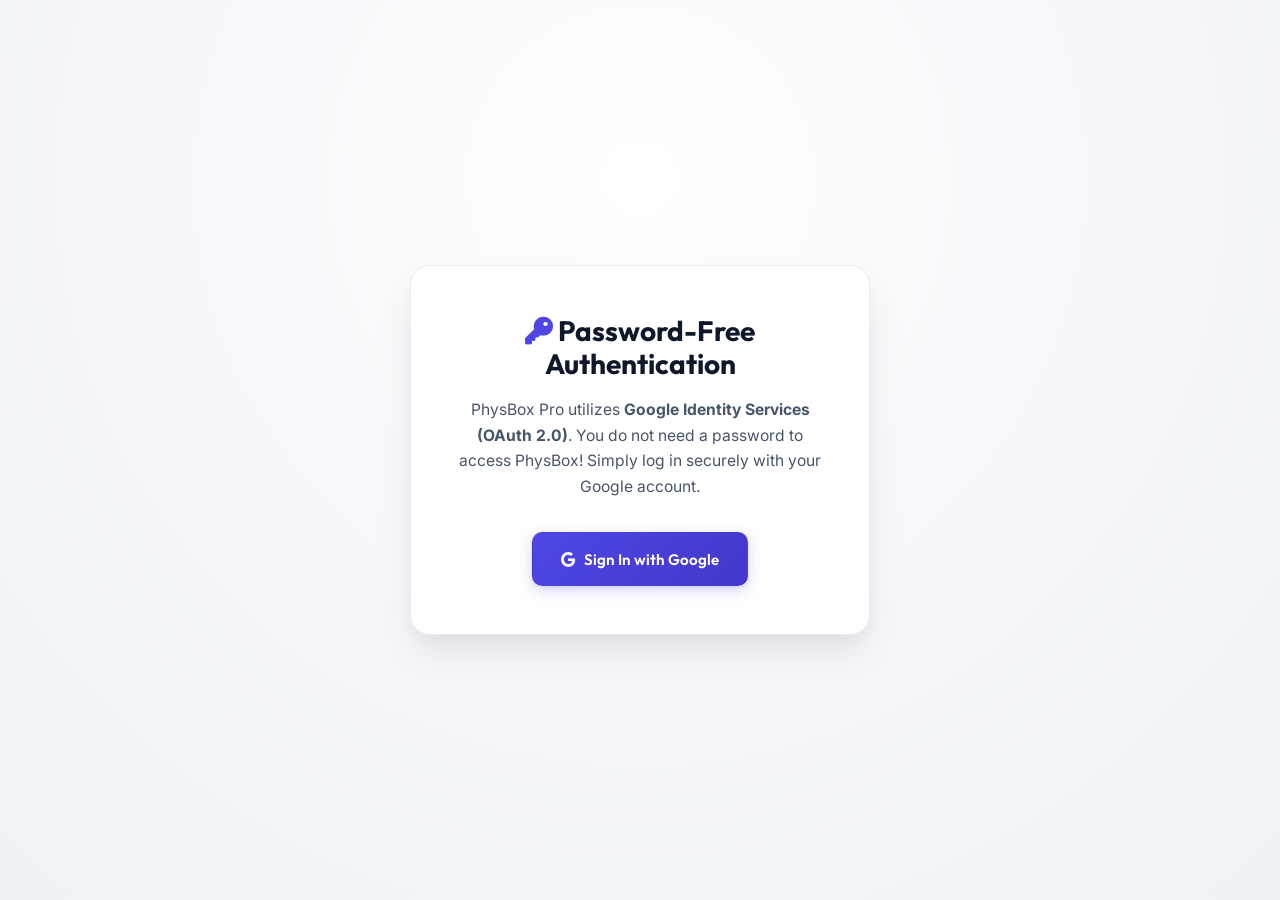
<file: forgot-password.html>
<!DOCTYPE html>
<html lang="en">
<head>
  <meta charset="UTF-8">
  <meta name="viewport" content="width=device-width, initial-scale=1.0">
  <title>Account Assistance | PhysBox Pro</title>
  <link rel="stylesheet" href="styles.css?v=20260905">
  <link rel="stylesheet" href="https://cdnjs.cloudflare.com/ajax/libs/font-awesome/6.4.0/css/all.min.css">
  <style>
    .auth-card-container {
      min-height: 100vh;
      display: flex;
      align-items: center;
      justify-content: center;
      padding: 2rem 1rem;
      background: radial-gradient(circle at 50% 20%, #ffffff 0%, #f4f6fa 60%, #eef1f6 100%);
    }
    .auth-card {
      background: #ffffff;
      border: 1px solid var(--border-color);
      box-shadow: var(--shadow-xl);
      border-radius: 20px;
      padding: 3rem 2.5rem;
      max-width: 460px;
      width: 100%;
      text-align: center;
    }
  </style>
</head>
<body>
  <div class="auth-card-container">
    <div class="auth-card">
      <h2 style="font-family:'Outfit', sans-serif; font-size:1.75rem; margin-bottom:1rem; color:var(--text-primary);">
        <i class="fa-solid fa-key" style="color: var(--primary);"></i> Password-Free Authentication
      </h2>
      <p style="color:var(--text-secondary); line-height:1.65; margin-bottom:2rem; font-size:0.98rem;">
        PhysBox Pro utilizes <strong>Google Identity Services (OAuth 2.0)</strong>. You do not need a password to access PhysBox! Simply log in securely with your Google account.
      </p>
      <a href="login.html" class="btn btn-primary" style="display:inline-flex; padding:0.85rem 1.75rem; text-decoration:none;">
        <i class="fa-brands fa-google"></i> Sign In with Google
      </a>
    </div>
  </div>
</body>
</html>
</file>
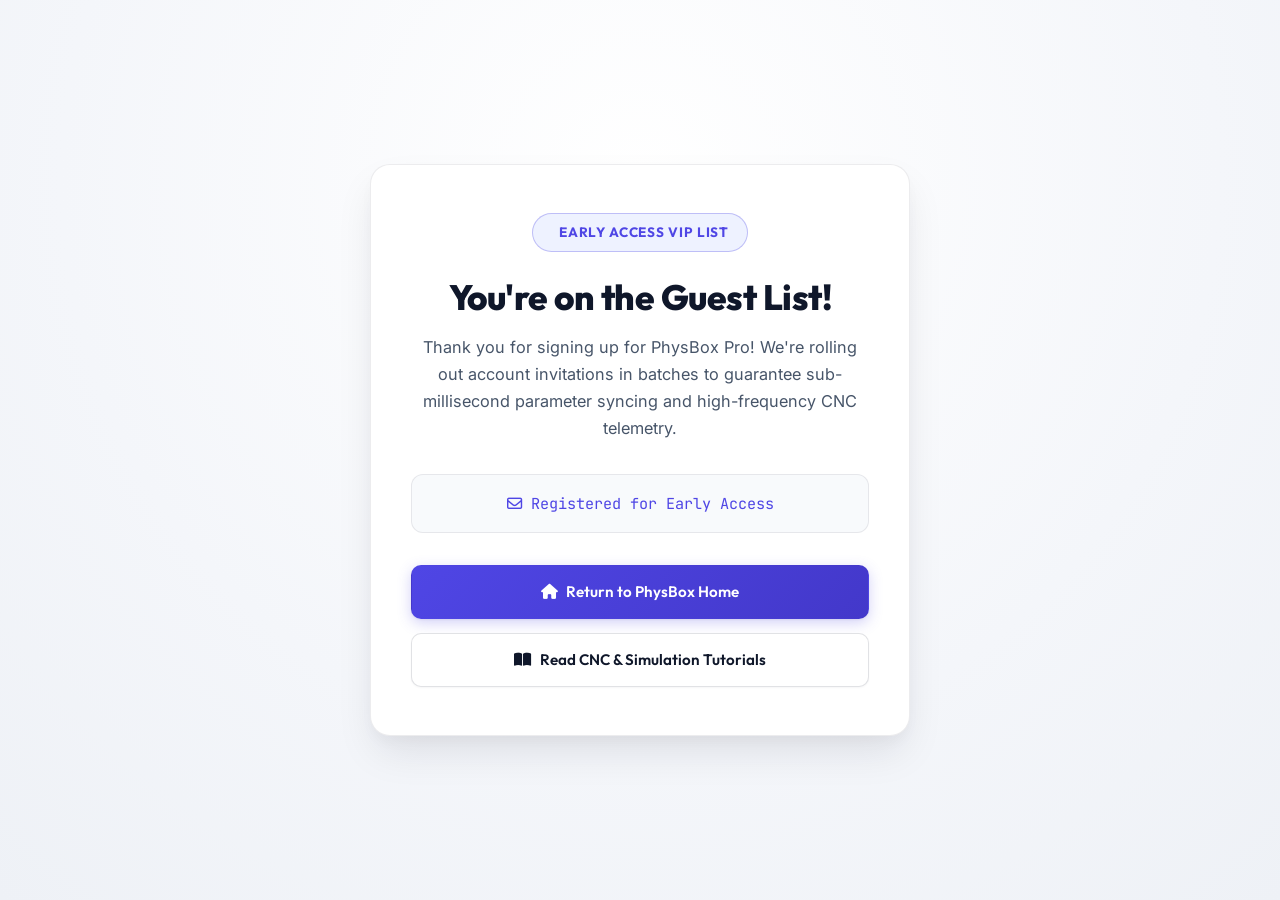
<file: guest-list.html>
<!DOCTYPE html>
<html lang="en">
<head>
  <meta charset="UTF-8">
  <meta name="viewport" content="width=device-width, initial-scale=1.0">
  <title>You're on the Guest List! | PhysBox Early Access</title>
  <link rel="stylesheet" href="styles.css?v=20260905">
  <link rel="stylesheet" href="https://cdnjs.cloudflare.com/ajax/libs/font-awesome/6.4.0/css/all.min.css">
  <style>
    .auth-card-container {
      min-height: 100vh;
      display: flex;
      align-items: center;
      justify-content: center;
      padding: 2rem 1rem;
      background: radial-gradient(circle at 50% 20%, #ffffff 0%, #f4f6fa 60%, #eef1f6 100%);
    }
    .guest-card {
      background: #ffffff;
      border: 1px solid var(--border-color);
      box-shadow: var(--shadow-xl);
      border-radius: 20px;
      padding: 3rem 2.5rem;
      max-width: 540px;
      width: 100%;
      text-align: center;
    }
    .badge-vip {
      display: inline-flex;
      align-items: center;
      gap: 0.5rem;
      background: var(--primary-light);
      border: 1px solid rgba(79, 70, 229, 0.3);
      color: var(--primary);
      padding: 0.45rem 1.15rem;
      border-radius: 9999px;
      font-weight: 700;
      font-size: 0.85rem;
      margin-bottom: 1.5rem;
      text-transform: uppercase;
      letter-spacing: 0.05em;
      font-family: var(--font-header);
    }
    .guest-title {
      font-family: var(--font-header);
      font-size: 2.2rem;
      font-weight: 800;
      color: var(--text-primary);
      margin-bottom: 1rem;
      letter-spacing: -0.5px;
    }
    .guest-desc {
      color: var(--text-secondary);
      font-size: 1.02rem;
      line-height: 1.65;
      margin-bottom: 2rem;
    }
    .user-box {
      background: #f8fafc;
      border: 1px solid var(--border-color);
      border-radius: 12px;
      padding: 1rem;
      margin-bottom: 2rem;
      font-family: var(--font-mono);
      color: var(--primary);
      font-size: 0.95rem;
    }
    .btn-group {
      display: flex;
      flex-direction: column;
      gap: 0.85rem;
    }
  </style>
</head>
<body>
  <div class="auth-card-container">
    <div class="guest-card">
      <div class="badge-vip">
        <i class="fa-solid fa-sparkles"></i> Early Access VIP List
      </div>
      <h1 class="guest-title">You're on the Guest List!</h1>
      <p class="guest-desc">
        Thank you for signing up for PhysBox Pro! We're rolling out account invitations in batches to guarantee sub-millisecond parameter syncing and high-frequency CNC telemetry.
      </p>

      <div class="user-box" id="user-email-display">
        <i class="fa-regular fa-envelope"></i> <span id="email-text">Registered for Early Access</span>
      </div>

      <div class="btn-group">
        <a href="index.html" class="btn btn-primary" style="justify-content: center; padding: 0.85rem 1.5rem;">
          <i class="fa-solid fa-house"></i> Return to PhysBox Home
        </a>
        <a href="tutorials.html" class="btn btn-secondary" style="justify-content: center; padding: 0.85rem 1.5rem;">
          <i class="fa-solid fa-book-open"></i> Read CNC & Simulation Tutorials
        </a>
      </div>
    </div>
  </div>

  <script>
    const urlParams = new URLSearchParams(window.location.search);
    const email = urlParams.get('email') || localStorage.getItem('physbox_user_email');
    if (email) {
      document.getElementById('email-text').textContent = email;
    }
  </script>
</body>
</html>
</file>
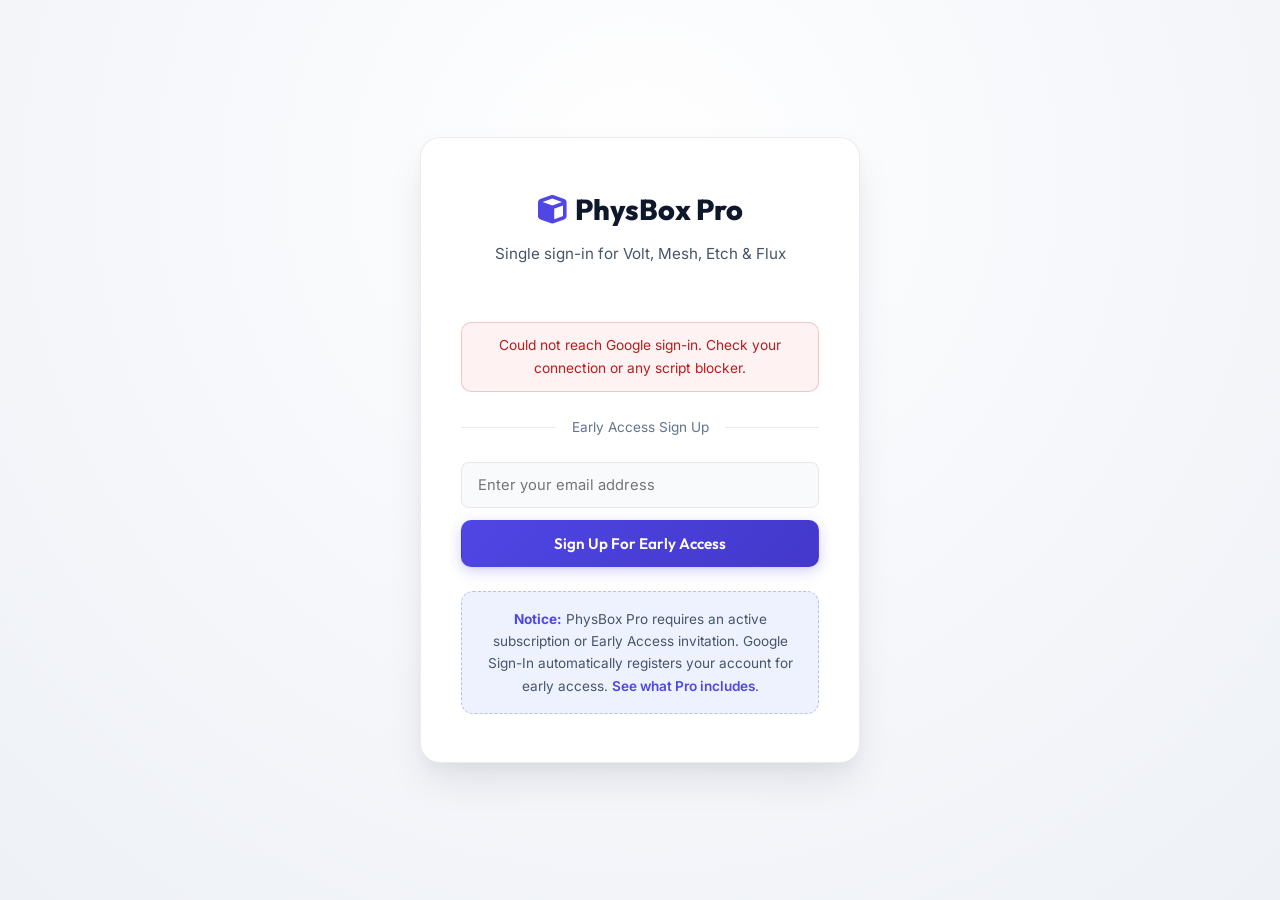
<file: login.html>
<!DOCTYPE html>
<html lang="en">
<head>
  <meta charset="UTF-8">
  <meta name="viewport" content="width=device-width, initial-scale=1.0">
  <title>Sign In | PhysBox Pro</title>
  <link rel="stylesheet" href="styles.css?v=20260905">
  <link rel="stylesheet" href="https://cdnjs.cloudflare.com/ajax/libs/font-awesome/6.4.0/css/all.min.css">
  <style>
    .auth-card-container {
      min-height: 100vh;
      display: flex;
      align-items: center;
      justify-content: center;
      padding: 2rem 1rem;
      background: radial-gradient(circle at 50% 20%, #ffffff 0%, #f4f6fa 60%, #eef1f6 100%);
    }
    .auth-card {
      background: #ffffff;
      border: 1px solid var(--border-color);
      box-shadow: var(--shadow-xl);
      border-radius: 20px;
      padding: 3rem 2.5rem;
      max-width: 440px;
      width: 100%;
      text-align: center;
    }
    .auth-logo {
      font-family: 'Outfit', sans-serif;
      font-size: 1.8rem;
      font-weight: 800;
      color: var(--text-primary);
      margin-bottom: 0.5rem;
      display: inline-flex;
      align-items: center;
      gap: 0.5rem;
    }
    .auth-subtitle {
      color: var(--text-secondary);
      font-size: 0.95rem;
      margin-bottom: 2rem;
    }
    .google-btn-wrapper {
      display: flex;
      justify-content: center;
      margin: 1.5rem 0;
    }
    .divider {
      display: flex;
      align-items: center;
      gap: 1rem;
      color: var(--text-muted);
      font-size: 0.85rem;
      margin: 1.5rem 0;
    }
    .divider::before, .divider::after {
      content: '';
      flex: 1;
      height: 1px;
      background: var(--border-color);
    }
    .early-access-box {
      background: var(--primary-light);
      border: 1px dashed rgba(79, 70, 229, 0.3);
      border-radius: 12px;
      padding: 1rem;
      color: var(--text-secondary);
      font-size: 0.85rem;
      margin-top: 1.5rem;
    }
    .early-access-box strong {
      color: var(--primary);
    }
  </style>
</head>
<body>
  <div class="auth-card-container">
    <div class="auth-card">
      <a href="index.html" class="auth-logo" style="text-decoration: none;">
        <i class="fa-solid fa-cube" style="color: var(--primary);"></i> PhysBox Pro
      </a>
      <p class="auth-subtitle">Single sign-in for Volt, Mesh, Etch &amp; Flux</p>

      <div class="google-btn-wrapper">
        <div id="google-signin-button"></div>
      </div>

      <p id="auth-error" role="alert" style="display:none; color:#b91c1c; background:#fef2f2; border:1px solid rgba(185,28,28,0.2); border-radius:10px; padding:0.7rem 0.9rem; font-size:0.86rem; margin-bottom:1rem;"></p>

      <div class="divider">Early Access Sign Up</div>

      <form id="early-access-form" onsubmit="handleEarlyAccessForm(event)">
        <input type="email" id="email-input" placeholder="Enter your email address" required style="width:100%; padding:0.8rem 1rem; border-radius:8px; border:1px solid var(--border-color); background:#f8fafc; color:var(--text-primary); margin-bottom:0.75rem; font-family:var(--font-body); font-size:0.92rem; outline:none;">
        <button type="submit" class="btn btn-primary" style="width:100%; justify-content:center; padding:0.8rem; font-size:0.95rem;">
          Sign Up For Early Access
        </button>
      </form>

      <div class="early-access-box">
        <strong>Notice:</strong> PhysBox Pro requires an active subscription or Early Access invitation. Google Sign-In automatically registers your account for early access. <a href="pro.html" style="color: var(--primary); font-weight: 600;">See what Pro includes</a>.
      </div>
    </div>
  </div>

  <script src="auth.js?v=20260905"></script>
  <script>
    // Where to land after a successful sign-in. `?next=` lets gated pages —
    // download.html in particular — bounce through here and come back.
    const NEXT_PARAM = new URLSearchParams(window.location.search).get('next');
    // Only same-site relative paths, so a crafted link can't turn our own
    // sign-in into an open redirect to someone else's domain.
    const NEXT = NEXT_PARAM && /^[a-z0-9._-]+\.html(\?[^#]*)?(#.*)?$/i.test(NEXT_PARAM) ? NEXT_PARAM : null;

    const errorBox = document.getElementById('auth-error');

    function showError(message) {
      errorBox.textContent = message;
      errorBox.style.display = 'block';
    }

    function clearError() {
      errorBox.style.display = 'none';
    }

    function landAfterSignIn(data) {
      if (NEXT) {
        window.location.href = NEXT;
      } else if (data.is_admin || (data.user && data.user.subscription_tier === 'active')) {
        window.location.href = 'index.html?auth=success';
      } else {
        window.location.href = `guest-list.html?email=${encodeURIComponent(data.user.email)}`;
      }
    }

    // Already signed in? Skip straight through rather than making the user
    // click Google again.
    PhysBoxAuth.fetchCurrentUser().then(user => {
      if (user) landAfterSignIn({ user, is_admin: false });
    });

    PhysBoxAuth.renderGoogleSignInButton(
      document.getElementById('google-signin-button'),
      async (credential) => {
        clearError();
        try {
          const data = await PhysBoxAuth.loginWithGoogle(credential);
          landAfterSignIn(data);
        } catch (err) {
          showError(err.message || 'Sign-in failed. Please try again.');
        }
      },
      showError
    );

    async function handleEarlyAccessForm(e) {
      e.preventDefault();
      clearError();
      const email = document.getElementById('email-input').value;
      try {
        const res = await fetch(`${PhysBoxAuth.getApiBaseUrl()}/api/auth/early-access`, {
          method: 'POST',
          headers: { 'Content-Type': 'application/json' },
          body: JSON.stringify({ email })
        });
        if (!res.ok) {
          // Surface what the API actually said. A generic string here hides
          // real causes — a request that never reached the API at all reads
          // identically to a rejected email address.
          const data = await res.json().catch(() => ({}));
          throw new Error(data.error || `Could not add you to the list (HTTP ${res.status}).`);
        }
        localStorage.setItem('physbox_user_email', email);
        window.location.href = `guest-list.html?email=${encodeURIComponent(email)}`;
      } catch (err) {
        showError(err.message || 'Could not add you to the list. Please try again.');
      }
    }
  </script>
</body>
</html>
</file>
<file: styles.css>
/* ==========================================================================
   physbox.io - Clean Editorial Light Theme & Craft Simulation Stylesheet
   ========================================================================== */

/* Google Fonts Import: Inter + Outfit + JetBrains Mono */
@import url('https://fonts.googleapis.com/css2?family=Inter:ital,wght@0,300;0,400;0,500;0,600;0,700;1,400;1,500&family=Outfit:wght@400;500;600;700;800&family=JetBrains+Mono:wght@400;500;600&display=swap');

/* CSS Variables */
:root {
  /* Light Mode Backgrounds */
  --bg-dark: #ffffff;
  --bg-darker: #fafafc;
  --bg-body: #f8f9fb;
  --bg-surface: #ffffff;
  --bg-surface-subtle: #f1f3f7;
  --bg-card: #ffffff;
  --bg-card-hover: #ffffff;
  --bg-card-alt: #f8fafc;
  
  /* Borders */
  --border-color: rgba(15, 23, 42, 0.08);
  --border-color-hover: rgba(15, 23, 42, 0.16);
  --border-subtle: rgba(15, 23, 42, 0.05);
  
  /* Primary & Domain Themes (Refined, High-Contrast & Warm) */
  --primary: #4f46e5;         /* Deep Indigo */
  --primary-hover: #4338ca;
  --primary-light: #eef2ff;
  --primary-glow: rgba(79, 70, 229, 0.14);
  
  --circuit-color: #059669;   /* Forest Emerald */
  --circuit-light: #ecfdf5;
  --circuit-glow: rgba(5, 150, 105, 0.14);
  
  --physics-color: #0284c7;   /* Precision Blueprint Cobalt */
  --physics-light: #f0f9ff;
  --physics-glow: rgba(2, 132, 199, 0.14);
  
  --process-color: #db2777;   /* Mulberry Rose */
  --process-light: #fdf2f8;
  --process-glow: rgba(219, 39, 119, 0.14);
  
  /* Laser & CNC Artisanal Palette */
  --etch-color: #d97706;     /* Warm Amber / Burnished Brass */
  --etch-dark: #b45309;      /* Terracotta / Burnt Walnut */
  --etch-light: #fffbeb;     /* Warm Birch Linen */
  --etch-glow: rgba(217, 119, 6, 0.16);
  --laser-cut-red: #ef4444;   /* Laser Vector Cut Hairline */
  --laser-score-blue: #0284c7;/* Laser Vector Score */
  --laser-engrave-amber: #b45309; /* Laser Engrave Fill */
  
  /* Text */
  --text-primary: #0f172a;    /* Rich Obsidian Slate */
  --text-secondary: #475569;  /* Balanced Slate */
  --text-muted: #64748b;      /* Quiet Slate */
  --text-tertiary: #94a3b8;   /* Light Slate */
  
  /* Modern Typography */
  --font-header: 'Outfit', -apple-system, BlinkMacSystemFont, sans-serif;
  --font-body: 'Inter', -apple-system, BlinkMacSystemFont, sans-serif;
  --font-mono: 'JetBrains Mono', 'SFMono-Regular', Consolas, monospace;

  /* Refined Natural Shadows */
  --shadow-sm: 0 1px 2px rgba(15, 23, 42, 0.04);
  --shadow-md: 0 4px 12px -2px rgba(15, 23, 42, 0.06), 0 2px 4px -1px rgba(15, 23, 42, 0.03);
  --shadow-lg: 0 12px 30px -4px rgba(15, 23, 42, 0.08), 0 4px 10px -2px rgba(15, 23, 42, 0.03);
  --shadow-xl: 0 20px 40px -6px rgba(15, 23, 42, 0.1), 0 8px 16px -4px rgba(15, 23, 42, 0.04);
}

/* Reset */
* {
  margin: 0;
  padding: 0;
  box-sizing: border-box;
}

html {
  scroll-behavior: smooth;
  background-color: var(--bg-body);
  font-family: var(--font-body);
  color: var(--text-primary);
  overflow-x: hidden;
  max-width: 100%;
  -webkit-font-smoothing: antialiased;
  -moz-osx-font-smoothing: grayscale;
}

body {
  position: relative;
  min-height: 100vh;
  line-height: 1.65;
  background-color: var(--bg-body);
  background-image: radial-gradient(rgba(15, 23, 42, 0.07) 1px, transparent 1px);
  background-size: 28px 28px;
  overflow-x: hidden;
  width: 100%;
  max-width: 100%;
}

/* Subtle Ambient Canvas Background */
#canvas-bg {
  position: fixed;
  top: 0;
  left: 0;
  width: 100vw;
  height: 100vh;
  z-index: -1;
  pointer-events: none;
}

/* Container */
.container {
  max-width: 1200px;
  margin: 0 auto;
  padding: 0 2rem;
  width: 100%;
}

/* Typography & General Styles */
h1, h2, h3, h4 {
  font-family: var(--font-header);
  font-weight: 700;
  line-height: 1.2;
  color: var(--text-primary);
}

p {
  color: var(--text-secondary);
}

a {
  text-decoration: none;
  color: inherit;
  transition: all 0.25s ease;
}

/* Gradient Text Effect */
.gradient-text {
  background: linear-gradient(135deg, #0f172a 0%, #312e81 50%, #4338ca 100%);
  -webkit-background-clip: text;
  -webkit-text-fill-color: transparent;
  background-clip: text;
}

/* Global Buttons */
.btn {
  display: inline-flex;
  align-items: center;
  gap: 0.55rem;
  padding: 0.75rem 1.6rem;
  border-radius: 10px;
  font-family: var(--font-header);
  font-weight: 600;
  font-size: 0.95rem;
  cursor: pointer;
  transition: all 0.25s cubic-bezier(0.4, 0, 0.2, 1);
  border: 1px solid transparent;
  text-decoration: none;
}

.btn-primary {
  background: linear-gradient(135deg, #4f46e5 0%, #4338ca 100%);
  color: #ffffff;
  box-shadow: 0 4px 14px rgba(79, 70, 229, 0.25), 0 1px 2px rgba(0, 0, 0, 0.05);
}

.btn-primary:hover {
  transform: translateY(-2px);
  background: linear-gradient(135deg, #4338ca 0%, #3730a3 100%);
  box-shadow: 0 6px 20px rgba(79, 70, 229, 0.35), 0 2px 4px rgba(0, 0, 0, 0.08);
}

.btn-secondary {
  background: #ffffff;
  border: 1px solid rgba(15, 23, 42, 0.12);
  color: var(--text-primary);
  box-shadow: var(--shadow-sm);
}

.btn-secondary:hover {
  background: #f8fafc;
  border-color: rgba(15, 23, 42, 0.2);
  transform: translateY(-2px);
  box-shadow: var(--shadow-md);
  color: var(--primary);
}

/* Header & Navigation */
header {
  position: fixed;
  top: 0;
  left: 0;
  width: 100%;
  z-index: 100;
  transition: all 0.3s cubic-bezier(0.4, 0, 0.2, 1);
  border-bottom: 1px solid transparent;
  background: rgba(248, 249, 251, 0.85);
  backdrop-filter: blur(14px);
}

header.scrolled {
  background: rgba(255, 255, 255, 0.95);
  backdrop-filter: blur(16px);
  border-bottom: 1px solid var(--border-color);
  box-shadow: 0 4px 20px rgba(15, 23, 42, 0.04);
  padding: 0.25rem 0;
}

header .container {
  display: flex;
  justify-content: space-between;
  align-items: center;
  gap: 1.5rem;
  height: 76px;
  transition: all 0.3s ease;
}

header .logo-link {
  flex: 0 0 auto;
}

header nav {
  flex: 0 1 auto;
  min-width: 0;
}

header.scrolled .container {
  height: 64px;
}

.logo-link {
  display: flex;
  align-items: center;
  gap: 0.75rem;
}

.logo-img {
  height: 32px;
  width: auto;
}

.logo-text {
  font-size: 1.35rem;
  letter-spacing: -0.4px;
  font-weight: 800;
  color: var(--text-primary);
}

.logo-dot {
  color: var(--primary);
}

nav ul {
  display: flex;
  flex-wrap: nowrap;
  list-style: none;
  gap: 1.75rem;
  align-items: center;
}

nav li {
  flex: 0 0 auto;
  display: flex;
  align-items: center;
}

nav a {
  font-family: var(--font-header);
  font-weight: 500;
  font-size: 0.92rem;
  color: var(--text-secondary);
  position: relative;
  padding: 0.3rem 0;
  white-space: nowrap;
}

nav a:hover, nav a.active {
  color: var(--text-primary);
}

nav a.active::after {
  content: '';
  position: absolute;
  bottom: 0;
  left: 0;
  width: 100%;
  height: 2px;
  background: var(--primary);
  border-radius: 2px;
}

.nav-cta {
  background: var(--primary-light) !important;
  border: 1px solid rgba(79, 70, 229, 0.2) !important;
  padding: 0.5rem 1rem !important;
  border-radius: 8px !important;
  color: var(--primary) !important;
  font-weight: 600 !important;
  box-shadow: var(--shadow-sm);
}

.nav-cta:hover {
  background: var(--primary) !important;
  color: #ffffff !important;
  border-color: var(--primary) !important;
  box-shadow: 0 4px 12px rgba(79, 70, 229, 0.25) !important;
}

/* ==========================================================================
   Mobile Navigation Hamburger & Slide Drawer
   ========================================================================== */
.mobile-menu-btn {
  display: none;
  background: #ffffff;
  border: 1px solid var(--border-color);
  border-radius: 10px;
  width: 42px;
  height: 42px;
  padding: 10px 8px;
  cursor: pointer;
  flex-direction: column;
  justify-content: space-between;
  align-items: center;
  transition: all 0.25s ease;
  box-shadow: var(--shadow-sm);
  z-index: 105;
}

.mobile-menu-btn:hover {
  background: var(--bg-surface-subtle);
  border-color: var(--border-color-hover);
}

.hamburger-bar {
  display: block;
  width: 22px;
  height: 2px;
  background-color: var(--text-primary);
  border-radius: 2px;
  transition: all 0.3s cubic-bezier(0.16, 1, 0.3, 1);
  transform-origin: center;
}

.mobile-menu-btn.is-open .hamburger-bar:nth-child(1) {
  transform: translateY(8px) rotate(45deg);
}

.mobile-menu-btn.is-open .hamburger-bar:nth-child(2) {
  opacity: 0;
  transform: scaleX(0);
}

.mobile-menu-btn.is-open .hamburger-bar:nth-child(3) {
  transform: translateY(-8px) rotate(-45deg);
}

/* Mobile Navigation Drawer Overlay */
.mobile-nav-drawer {
  position: fixed;
  inset: 0;
  z-index: 300;
  display: none;
}

.mobile-nav-drawer.is-open {
  display: block;
}

.mobile-nav-backdrop {
  position: absolute;
  inset: 0;
  background: rgba(15, 23, 42, 0.45);
  backdrop-filter: blur(8px);
  -webkit-backdrop-filter: blur(8px);
  opacity: 0;
  transition: opacity 0.3s ease;
}

.mobile-nav-drawer.is-open .mobile-nav-backdrop {
  opacity: 1;
}

.mobile-nav-panel {
  position: absolute;
  top: 0;
  right: 0;
  bottom: 0;
  width: min(85vw, 360px);
  background: #ffffff;
  box-shadow: -10px 0 30px rgba(15, 23, 42, 0.15);
  display: flex;
  flex-direction: column;
  transform: translateX(100%);
  transition: transform 0.35s cubic-bezier(0.16, 1, 0.3, 1);
  overflow: hidden;
  z-index: 1;
}

.mobile-nav-drawer.is-open .mobile-nav-panel {
  transform: translateX(0);
}

.mobile-nav-header {
  display: flex;
  justify-content: space-between;
  align-items: center;
  padding: 1.25rem 1.5rem;
  border-bottom: 1px solid var(--border-color);
  background: #f8fafc;
}

.mobile-nav-brand {
  font-family: var(--font-header);
  font-weight: 700;
  font-size: 1.1rem;
  color: var(--text-primary);
}

.mobile-nav-close {
  background: #ffffff;
  border: 1px solid var(--border-color);
  border-radius: 8px;
  width: 36px;
  height: 36px;
  display: flex;
  align-items: center;
  justify-content: center;
  color: var(--text-secondary);
  font-size: 1.1rem;
  cursor: pointer;
  transition: all 0.2s ease;
}

.mobile-nav-close:hover {
  background: var(--bg-surface-subtle);
  color: var(--text-primary);
}

.mobile-nav-scroll {
  flex: 1;
  overflow-y: auto;
  padding: 1rem 1.25rem 2rem;
  -webkit-overflow-scrolling: touch;
}

.mobile-nav-list {
  list-style: none;
  padding: 0;
  margin: 0;
  display: flex;
  flex-direction: column;
  gap: 0.25rem;
}

.mobile-nav-section-title {
  font-family: var(--font-header);
  font-size: 0.72rem;
  font-weight: 700;
  text-transform: uppercase;
  letter-spacing: 1.2px;
  color: var(--text-muted);
  margin: 1.25rem 0 0.5rem 0.5rem;
}

.mobile-nav-section-title:first-child {
  margin-top: 0.25rem;
}

.mobile-nav-link {
  display: flex;
  align-items: center;
  gap: 0.75rem;
  padding: 0.75rem 0.85rem;
  border-radius: 8px;
  font-family: var(--font-header);
  font-size: 0.95rem;
  font-weight: 500;
  color: var(--text-primary);
  text-decoration: none;
  transition: all 0.2s ease;
}

.mobile-nav-link i {
  width: 20px;
  text-align: center;
  color: var(--text-secondary);
  font-size: 0.95rem;
}

.mobile-nav-link:hover,
.mobile-nav-link:active {
  background: var(--bg-surface-subtle);
  color: var(--primary);
}

.mobile-nav-link:hover i {
  color: var(--primary);
}

.mobile-nav-footer {
  margin-top: 1.5rem;
  padding-top: 1.25rem;
  border-top: 1px solid var(--border-color);
}

/* Section Horizontal Overflow Containment */
.hero,
.showcase,
.ai-agents,
.mcp-section,
.comparison-section,
.tech-stack,
.open-source-pledge {
  position: relative;
  overflow-x: clip;
}

/* Hero Section */
.hero {
  padding-top: 150px;
  padding-bottom: 70px;
  text-align: center;
}

.hero-badge {
  display: inline-flex;
  align-items: center;
  gap: 0.6rem;
  padding: 0.45rem 1.1rem;
  border-radius: 9999px;
  background: #ffffff;
  border: 1px solid var(--border-color);
  font-size: 0.84rem;
  color: var(--text-secondary);
  font-family: var(--font-header);
  font-weight: 500;
  margin-bottom: 1.75rem;
  box-shadow: var(--shadow-sm);
}

.hero-badge .dot {
  width: 8px;
  height: 8px;
  border-radius: 50%;
  background-color: var(--circuit-color);
  animation: pulse-dot 2s infinite;
}

@keyframes pulse-dot {
  0% { transform: scale(0.9); opacity: 0.6; }
  50% { transform: scale(1.2); opacity: 1; }
  100% { transform: scale(0.9); opacity: 0.6; }
}

.hero-title {
  font-size: 3.85rem;
  max-width: 920px;
  margin: 0 auto 1.35rem;
  letter-spacing: -1.2px;
  line-height: 1.15;
}

.hero-subtitle {
  font-size: 1.2rem;
  max-width: 700px;
  margin: 0 auto 2.25rem;
  color: var(--text-secondary);
  line-height: 1.7;
}

.hero-ctas {
  display: flex;
  justify-content: center;
  gap: 0.85rem;
  flex-wrap: wrap;
}

.btn-hero-mesh {
  background: linear-gradient(135deg, #0284c7 0%, #0369a1 100%);
  color: #ffffff !important;
  box-shadow: 0 4px 14px rgba(2, 132, 199, 0.35);
}
.btn-hero-mesh:hover {
  background: linear-gradient(135deg, #0369a1 0%, #075985 100%);
  transform: translateY(-2px);
  box-shadow: 0 6px 20px rgba(2, 132, 199, 0.45);
}

.btn-hero-volt {
  background: linear-gradient(135deg, #059669 0%, #047857 100%);
  color: #ffffff !important;
  box-shadow: 0 4px 14px rgba(5, 150, 105, 0.35);
}
.btn-hero-volt:hover {
  background: linear-gradient(135deg, #047857 0%, #065f46 100%);
  transform: translateY(-2px);
  box-shadow: 0 6px 20px rgba(5, 150, 105, 0.45);
}

.btn-hero-etch {
  background: linear-gradient(135deg, #d97706 0%, #b45309 100%);
  color: #ffffff !important;
  box-shadow: 0 4px 14px rgba(217, 119, 6, 0.35);
}
.btn-hero-etch:hover {
  background: linear-gradient(135deg, #b45309 0%, #92400e 100%);
  transform: translateY(-2px);
  box-shadow: 0 6px 20px rgba(217, 119, 6, 0.45);
}

.btn-hero-flux {
  background: #fdf2f8;
  color: #be185d !important;
  border: 1px solid rgba(219, 39, 119, 0.25);
  cursor: default;
  opacity: 0.9;
}

/* ==========================================================================
   Interactive Live Solver Console Stage (Hero Stage)
   ========================================================================== */
.hero-stage {
  margin-top: 3.25rem;
  max-width: 1000px;
  margin-left: auto;
  margin-right: auto;
  background: #ffffff;
  border: 1px solid var(--border-color);
  border-radius: 20px;
  box-shadow: var(--shadow-xl);
  overflow: hidden;
  text-align: left;
  position: relative;
  transition: all 0.3s ease;
}

.hero-stage-header {
  display: flex;
  justify-content: space-between;
  align-items: center;
  padding: 0.85rem 1.25rem;
  background: #f8fafc;
  border-bottom: 1px solid var(--border-color);
  flex-wrap: wrap;
  gap: 0.75rem;
}

.stage-title-wrap {
  display: flex;
  align-items: center;
  gap: 0.65rem;
  font-family: var(--font-header);
  font-weight: 700;
  font-size: 0.94rem;
  color: var(--text-primary);
}

.stage-status-dot {
  width: 8px;
  height: 8px;
  border-radius: 50%;
  background: #059669;
  box-shadow: 0 0 8px rgba(5, 150, 105, 0.5);
  animation: badge-pulse 2s infinite ease-in-out;
}

.stage-tabs {
  display: flex;
  gap: 0.35rem;
  background: #ffffff;
  padding: 0.25rem;
  border-radius: 10px;
  border: 1px solid var(--border-color);
}

.stage-tab {
  padding: 0.4rem 0.9rem;
  border-radius: 7px;
  font-family: var(--font-header);
  font-weight: 600;
  font-size: 0.82rem;
  border: none;
  background: transparent;
  color: var(--text-muted);
  cursor: pointer;
  display: flex;
  align-items: center;
  gap: 0.45rem;
  transition: all 0.2s ease;
}

.stage-tab:hover {
  color: var(--text-primary);
  background: #f1f5f9;
}

.stage-tab.active[data-engine="volt"] {
  background: #ecfdf5;
  color: #047857;
  box-shadow: 0 1px 3px rgba(5, 150, 105, 0.15);
}

.stage-tab.active[data-engine="etch"] {
  background: #fffbeb;
  color: #b45309;
  box-shadow: 0 1px 3px rgba(217, 119, 6, 0.15);
}

.stage-tab.active[data-engine="mesh"] {
  background: #f0f9ff;
  color: #0369a1;
  box-shadow: 0 1px 3px rgba(2, 132, 199, 0.15);
}

.stage-tab.active[data-engine="flux"] {
  background: #fdf2f8;
  color: #be185d;
  box-shadow: 0 1px 3px rgba(219, 39, 119, 0.15);
}

.stage-viewport {
  position: relative;
  height: 360px;
  background: #0f172a;
  overflow: hidden;
  display: flex;
  align-items: center;
  justify-content: center;
}

#hero-stage-canvas {
  width: 100%;
  height: 100%;
  display: block;
}

.stage-overlay-hud {
  position: absolute;
  top: 1rem;
  left: 1rem;
  z-index: 10;
  display: flex;
  flex-direction: column;
  gap: 0.4rem;
  pointer-events: none;
}

.stage-hud-badge {
  display: inline-flex;
  align-items: center;
  gap: 0.45rem;
  background: rgba(15, 23, 42, 0.85);
  backdrop-filter: blur(8px);
  color: #f1f5f9;
  border: 1px solid rgba(255, 255, 255, 0.15);
  border-radius: 6px;
  padding: 0.35rem 0.75rem;
  font-family: var(--font-mono);
  font-size: 0.78rem;
  box-shadow: 0 2px 8px rgba(0,0,0,0.3);
}

.stage-overlay-controls {
  position: absolute;
  top: 1rem;
  right: 1rem;
  z-index: 10;
  display: flex;
  gap: 0.5rem;
  align-items: center;
}

.stage-ctrl-btn {
  background: rgba(15, 23, 42, 0.85);
  backdrop-filter: blur(8px);
  color: #f1f5f9;
  border: 1px solid rgba(255, 255, 255, 0.18);
  border-radius: 6px;
  padding: 0.4rem 0.8rem;
  font-family: var(--font-header);
  font-size: 0.8rem;
  font-weight: 600;
  cursor: pointer;
  display: inline-flex;
  align-items: center;
  gap: 0.4rem;
  transition: all 0.2s ease;
  box-shadow: 0 2px 8px rgba(0,0,0,0.3);
}

.stage-ctrl-btn:hover {
  background: #1e293b;
  color: #ffffff;
  border-color: rgba(255, 255, 255, 0.35);
  transform: translateY(-1px);
}

.stage-slider-wrap {
  display: inline-flex;
  align-items: center;
  gap: 0.5rem;
  background: rgba(15, 23, 42, 0.85);
  backdrop-filter: blur(8px);
  padding: 0.3rem 0.75rem;
  border-radius: 6px;
  border: 1px solid rgba(255, 255, 255, 0.18);
  color: #cbd5e1;
  font-size: 0.76rem;
  font-family: var(--font-mono);
}

.stage-slider-wrap input[type="range"] {
  width: 90px;
  cursor: pointer;
  accent-color: var(--primary);
}

.stage-footer {
  padding: 0.9rem 1.25rem;
  background: #ffffff;
  border-top: 1px solid var(--border-color);
  display: flex;
  justify-content: space-between;
  align-items: center;
  flex-wrap: wrap;
  gap: 1rem;
}

.stage-footer-desc {
  font-size: 0.88rem;
  color: var(--text-secondary);
  display: flex;
  align-items: center;
  gap: 0.5rem;
}

.stage-metrics-row {
  display: flex;
  align-items: center;
  gap: 1.25rem;
  flex-wrap: wrap;
}

.stage-metric-pill {
  font-size: 0.82rem;
  font-family: var(--font-header);
  color: var(--text-muted);
  display: inline-flex;
  align-items: center;
  gap: 0.4rem;
}

.stage-metric-pill b {
  color: var(--text-primary);
  font-family: var(--font-mono);
  font-weight: 700;
}

/* Key Capabilities Ribbon */
.hero-ribbon {
  display: grid;
  grid-template-columns: repeat(4, 1fr);
  gap: 1.25rem;
  max-width: 1000px;
  margin: 2.25rem auto 0;
  text-align: left;
}

.ribbon-item {
  background: #ffffff;
  border: 1px solid var(--border-color);
  border-radius: 14px;
  padding: 1.1rem 1.25rem;
  box-shadow: var(--shadow-sm);
  display: flex;
  align-items: center;
  gap: 0.85rem;
  transition: transform 0.2s ease, box-shadow 0.2s ease;
}

.ribbon-item:hover {
  transform: translateY(-2px);
  box-shadow: var(--shadow-md);
}

.ribbon-icon {
  width: 40px;
  height: 40px;
  border-radius: 10px;
  display: flex;
  align-items: center;
  justify-content: center;
  font-size: 1.15rem;
  flex-shrink: 0;
}

.ribbon-volt { background: var(--circuit-light); color: var(--circuit-color); }
.ribbon-mesh { background: var(--physics-light); color: var(--physics-color); }
.ribbon-etch { background: var(--etch-light); color: var(--etch-dark); }
.ribbon-flux { background: var(--process-light); color: var(--process-color); }

.ribbon-title {
  font-family: var(--font-header);
  font-weight: 700;
  font-size: 0.92rem;
  color: var(--text-primary);
  line-height: 1.2;
}

.ribbon-subtitle {
  font-size: 0.78rem;
  color: var(--text-muted);
}

/* Feature Showcase Section */
.showcase {
  padding: 90px 0;
  position: relative;
}

.section-header {
  text-align: center;
  margin-bottom: 4.5rem;
}

.section-tag {
  font-family: var(--font-header);
  color: var(--primary);
  font-weight: 700;
  font-size: 0.82rem;
  text-transform: uppercase;
  letter-spacing: 2px;
  display: inline-block;
  margin-bottom: 0.75rem;
  background: var(--primary-light);
  padding: 0.25rem 0.75rem;
  border-radius: 6px;
}

.section-title {
  font-size: 2.5rem;
  letter-spacing: -0.6px;
  margin-bottom: 1.1rem;
}

.section-subtitle {
  font-size: 1.1rem;
  max-width: 640px;
  margin: 0 auto;
  color: var(--text-secondary);
  line-height: 1.65;
}

/* Simulator Grid & Columns */
.sim-list {
  display: flex;
  flex-direction: column;
  gap: 6.5rem;
}

.sim-item {
  display: grid;
  grid-template-columns: 1.05fr 0.95fr;
  gap: 4.5rem;
  align-items: center;
  background: #ffffff;
  padding: 2.75rem;
  border-radius: 24px;
  border: 1px solid var(--border-color);
  box-shadow: var(--shadow-lg);
  transition: all 0.35s ease;
}

.sim-item:hover {
  box-shadow: var(--shadow-xl);
  border-color: var(--border-color-hover);
}

.sim-item:nth-child(even) {
  direction: rtl;
}

.sim-item:nth-child(even) .sim-content {
  direction: ltr;
}

/* Clean Device Frame Mockups */
.sim-mockup-wrapper {
  position: relative;
  border-radius: 16px;
  padding: 6px;
  background: #f8fafc;
  border: 1px solid var(--border-color);
  box-shadow: var(--shadow-md);
  transition: all 0.4s ease;
  overflow: hidden;
}

.sim-mockup-wrapper:hover {
  transform: translateY(-3px);
  box-shadow: var(--shadow-lg);
}

.sim-mockup {
  width: 100%;
  height: auto;
  border-radius: 10px;
  display: block;
  transition: opacity 0.25s cubic-bezier(0.4, 0, 0.2, 1);
}

.sim-mockup.fade-out {
  opacity: 0.1;
}

/* Mockup Header bar */
.mockup-header {
  height: 24px;
  background: #edf2f7;
  border-radius: 10px 10px 0 0;
  display: flex;
  align-items: center;
  padding: 0 10px;
  gap: 5px;
  margin-bottom: 6px;
}

.mockup-dot {
  width: 7px;
  height: 7px;
  border-radius: 50%;
  background: #cbd5e1;
}

.mockup-dot:nth-child(1) { background: #fca5a5; }
.mockup-dot:nth-child(2) { background: #fde047; }
.mockup-dot:nth-child(3) { background: #86efac; }

/* Interactive Toggle Badge */
.mockup-toggle-badge {
  position: absolute;
  top: 14px;
  right: 14px;
  z-index: 10;
  display: inline-flex;
  background: rgba(255, 255, 255, 0.92);
  backdrop-filter: blur(8px);
  border: 1px solid rgba(15, 23, 42, 0.12);
  border-radius: 30px;
  padding: 3px;
  font-family: var(--font-header);
  font-size: 0.72rem;
  font-weight: 600;
  user-select: none;
  box-shadow: var(--shadow-sm);
  transition: all 0.25s ease;
  direction: ltr;
}

.mockup-toggle-badge:hover {
  border-color: rgba(15, 23, 42, 0.25);
  box-shadow: var(--shadow-md);
}

.badge-option {
  padding: 3px 10px;
  border-radius: 20px;
  cursor: pointer;
  color: var(--text-muted);
  transition: all 0.2s ease;
}

.badge-option:hover {
  color: var(--text-primary);
}

.circuit-item .badge-option.active {
  background: var(--circuit-color);
  color: #ffffff;
}

.physics-item .badge-option.active {
  background: var(--physics-color);
  color: #ffffff;
}

.etch-item .badge-option.active {
  background: var(--etch-color);
  color: #ffffff;
}

.process-item .badge-option.active {
  background: var(--process-color);
  color: #ffffff;
}

/* Simulator Content */
.sim-content {
  display: flex;
  flex-direction: column;
  gap: 1.35rem;
}

.sim-badges {
  display: flex;
  flex-wrap: wrap;
  gap: 0.5rem;
  align-items: center;
}

.sim-badge {
  display: inline-flex;
  align-items: center;
  padding: 0.3rem 0.8rem;
  border-radius: 6px;
  font-family: var(--font-header);
  font-size: 0.78rem;
  font-weight: 600;
  text-transform: uppercase;
  letter-spacing: 0.8px;
}

.circuit-badge {
  background: var(--circuit-light);
  border: 1px solid rgba(5, 150, 105, 0.25);
  color: var(--circuit-color);
}

.badge-hil {
  background: #ecfdf5;
  border: 1px solid rgba(5, 150, 105, 0.35);
  color: #047857;
}

.physics-badge {
  background: var(--physics-light);
  border: 1px solid rgba(2, 132, 199, 0.25);
  color: var(--physics-color);
}

.badge-scad {
  background: #f0f9ff;
  border: 1px solid rgba(2, 132, 199, 0.35);
  color: #0369a1;
}

.etch-badge {
  background: var(--etch-light);
  border: 1px solid rgba(217, 119, 6, 0.3);
  color: var(--etch-dark);
}

.badge-cnc {
  background: #fffbeb;
  border: 1px solid rgba(217, 119, 6, 0.4);
  color: #b45309;
}

.process-badge {
  background: var(--process-light);
  border: 1px solid rgba(219, 39, 119, 0.25);
  color: var(--process-color);
}

.badge-soon {
  background: var(--process-light);
  border: 1px solid rgba(219, 39, 119, 0.35);
  color: var(--process-color);
}

.pulse-dot {
  display: inline-block;
  width: 6px;
  height: 6px;
  border-radius: 50%;
  margin-right: 6px;
  background-color: currentColor;
  animation: badge-pulse 2s infinite ease-in-out;
}

.sim-name {
  font-size: 2.1rem;
  letter-spacing: -0.5px;
}

.sim-desc {
  font-size: 1.02rem;
  color: var(--text-secondary);
  line-height: 1.65;
}

.sim-features {
  list-style: none;
  display: grid;
  grid-template-columns: 1fr;
  gap: 0.85rem;
  margin: 0.25rem 0;
}

.sim-features li {
  position: relative;
  padding-left: 1.75rem;
  font-size: 0.94rem;
  color: var(--text-secondary);
  line-height: 1.6;
}

.sim-features li::before {
  content: "•";
  position: absolute;
  left: 0.4rem;
  top: -0.1rem;
  font-size: 1.3rem;
  font-weight: bold;
}

.circuit-item .sim-features li::before { color: var(--circuit-color); }
.physics-item .sim-features li::before { color: var(--physics-color); }
.etch-item .sim-features li::before { color: var(--etch-color); }
.process-item .sim-features li::before { color: var(--process-color); }

/* PhysBox: Volt & Mesh Sparse & Faint Background Tigers (Full Section Watermarks) */
.circuit-item,
.physics-item {
  position: relative;
  overflow: hidden;
}

.circuit-tiger-bg,
.physics-tiger-bg {
  position: absolute;
  inset: 0;
  width: 100%;
  height: 100%;
  object-fit: cover;
  pointer-events: none;
  z-index: 0;
  mix-blend-mode: multiply;
  user-select: none;
  transition: opacity 0.4s ease, transform 0.6s cubic-bezier(0.16, 1, 0.3, 1);
}

.circuit-tiger-bg {
  object-position: center 65%;
  opacity: 0.085;
}

.physics-tiger-bg {
  direction: ltr;
  object-position: center 42%;
  opacity: 0.095;
}

.circuit-item:hover .circuit-tiger-bg,
.physics-item:hover .physics-tiger-bg {
  opacity: 0.18;
  transform: scale(1.025);
}

.circuit-item .sim-content,
.circuit-item .sim-mockup-wrapper,
.physics-item .sim-content,
.physics-item .sim-mockup-wrapper {
  position: relative;
  z-index: 1;
}

/* Laser / Etch Artisanal Section with Rich Natural Line Art */
.etch-item {
  position: relative;
  overflow: hidden;
  background: linear-gradient(135deg, #ffffff 0%, #fffbf5 60%, #fef8ee 100%);
  border: 1px solid rgba(217, 119, 6, 0.25);
}

.etch-line-art-bg {
  position: absolute;
  right: -20px;
  top: -20px;
  width: 520px;
  height: 520px;
  opacity: 0.22;
  pointer-events: none;
  z-index: 0;
  transition: opacity 0.4s ease, transform 0.4s ease;
}

.etch-line-art-left {
  position: absolute;
  left: -40px;
  bottom: -40px;
  width: 420px;
  height: 420px;
  opacity: 0.18;
  pointer-events: none;
  z-index: 0;
  transition: opacity 0.4s ease, transform 0.4s ease;
}

.etch-item:hover .etch-line-art-bg {
  opacity: 0.32;
  transform: scale(1.03) rotate(2deg);
}

.etch-item:hover .etch-line-art-left {
  opacity: 0.26;
  transform: scale(1.03) rotate(-2deg);
}

.etch-item .sim-content,
.etch-item .sim-mockup-wrapper {
  position: relative;
  z-index: 1;
}

.etch-botanical-panel {
  display: flex;
  align-items: center;
  gap: 1.1rem;
  padding: 0.85rem 1.15rem;
  background: rgba(255, 251, 235, 0.9);
  border: 1px solid rgba(217, 119, 6, 0.3);
  border-radius: 12px;
  margin: 0.4rem 0;
}

.botanical-thumb {
  width: 64px;
  height: 64px;
  flex-shrink: 0;
  border-radius: 8px;
  background: #ffffff;
  border: 1px solid rgba(217, 119, 6, 0.25);
  display: flex;
  align-items: center;
  justify-content: center;
  padding: 4px;
  box-shadow: var(--shadow-sm);
}

.botanical-panel-text {
  font-size: 0.84rem;
  color: #78350f;
  line-height: 1.45;
}

.botanical-panel-text strong {
  display: block;
  font-family: var(--font-header);
  font-size: 0.92rem;
  color: #92400e;
  margin-bottom: 0.15rem;
}

.craft-swatches {
  display: flex;
  flex-wrap: wrap;
  gap: 0.5rem;
  margin-top: 0.25rem;
  padding: 0.75rem 1rem;
  background: #fbfbfd;
  border: 1px dashed rgba(217, 119, 6, 0.3);
  border-radius: 10px;
}

.craft-swatch-tag {
  display: inline-flex;
  align-items: center;
  gap: 0.4rem;
  font-size: 0.76rem;
  font-family: var(--font-header);
  font-weight: 600;
  color: #78350f;
  background: #fef3c7;
  padding: 0.2rem 0.55rem;
  border-radius: 5px;
}

.craft-swatch-dot {
  width: 7px;
  height: 7px;
  border-radius: 50%;
}

.swatch-wood { background: #d97706; }
.swatch-acrylic { background: #0284c7; }
.swatch-leather { background: #9a3412; }
.swatch-brass { background: #eab308; }

/* Etch Operations Visual Triplet */
.etch-operations-grid {
  display: grid;
  grid-template-columns: repeat(3, 1fr);
  gap: 0.75rem;
  margin-top: 0.5rem;
}

.etch-op-card {
  background: #f8fafc;
  border: 1px solid var(--border-color);
  border-radius: 10px;
  padding: 0.75rem;
  font-size: 0.82rem;
  line-height: 1.45;
}

.op-badge-cut {
  color: #dc2626;
  font-weight: 700;
  font-family: var(--font-header);
  display: flex;
  align-items: center;
  gap: 0.4rem;
  margin-bottom: 0.25rem;
}

.op-badge-score {
  color: #0284c7;
  font-weight: 700;
  font-family: var(--font-header);
  display: flex;
  align-items: center;
  gap: 0.4rem;
  margin-bottom: 0.25rem;
}

.op-badge-engrave {
  color: #d97706;
  font-weight: 700;
  font-family: var(--font-header);
  display: flex;
  align-items: center;
  gap: 0.4rem;
  margin-bottom: 0.25rem;
}

.sim-footer {
  display: flex;
  flex-wrap: wrap;
  gap: 0.85rem;
  align-items: center;
  margin-top: 0.5rem;
}

/* AI World Models Section */
.ai-agents {
  padding: 90px 0;
  position: relative;
}

.ai-content-grid {
  display: grid;
  grid-template-columns: 1fr 1fr;
  gap: 3.5rem;
  margin-top: 3.5rem;
}

.ai-column {
  background: #ffffff;
  border: 1px solid var(--border-color);
  padding: 2.75rem 2.25rem;
  border-radius: 20px;
  transition: all 0.3s cubic-bezier(0.4, 0, 0.2, 1);
  display: flex;
  flex-direction: column;
  gap: 1.35rem;
  box-shadow: var(--shadow-md);
}

.ai-column:hover {
  transform: translateY(-3px);
  box-shadow: var(--shadow-lg);
  border-color: var(--border-color-hover);
}

.ai-subheading {
  font-size: 1.45rem;
  letter-spacing: -0.3px;
  display: flex;
  align-items: center;
  gap: 0.75rem;
  color: var(--text-primary);
}

.ai-subheading i {
  color: var(--primary);
}

.ai-paragraph {
  font-size: 1rem;
  color: var(--text-secondary);
  line-height: 1.65;
}

.ai-bullets {
  list-style: none;
  display: flex;
  flex-direction: column;
  gap: 0.95rem;
  margin-top: 0.5rem;
}

.ai-bullets li {
  position: relative;
  padding-left: 1.75rem;
  font-size: 0.93rem;
  color: var(--text-secondary);
  line-height: 1.6;
}

.ai-bullets li::before {
  content: "→";
  position: absolute;
  left: 0.35rem;
  top: 0;
  color: var(--primary);
  font-weight: 700;
}

.ai-bullets code, .ai-paragraph code {
  font-family: var(--font-mono);
  font-size: 0.86em;
  color: var(--primary);
  background: var(--primary-light);
  border-radius: 4px;
  padding: 0.12em 0.4em;
}

.ai-graphic-wrapper {
  width: 100%;
  display: flex;
  justify-content: center;
  align-items: center;
  margin-top: 1.25rem;
  padding-top: 1.5rem;
  border-top: 1px solid var(--border-color);
}

.ai-svg-graphic {
  max-width: 340px;
  width: 100%;
  height: auto;
}

@keyframes svg-flow {
  0% { stroke-dashoffset: 190; }
  100% { stroke-dashoffset: 0; }
}

.svg-flow-line {
  animation: svg-flow 4.5s linear infinite;
}

@keyframes cog-pulse {
  0% { transform: scale(0.88); opacity: 0.5; }
  50% { transform: scale(1.06); opacity: 1; }
  100% { transform: scale(0.88); opacity: 0.5; }
}

.cog-inner-pulse {
  animation: cog-pulse 3s ease-in-out infinite;
  transform-origin: center;
}

@keyframes box-spin {
  0% { transform: rotate(0deg); }
  100% { transform: rotate(360deg); }
}

.svg-box-spin {
  animation: box-spin 10s linear infinite;
  transform-origin: center;
  transform-box: fill-box;
}

/* MCP / Agent Interface Section */
.mcp-section {
  padding: 90px 0;
  position: relative;
}

.title-code {
  font-family: var(--font-mono);
  font-size: 0.84em;
  padding: 0.15em 0.4em;
  border-radius: 6px;
  background: var(--primary-light);
  border: 1px solid rgba(79, 70, 229, 0.2);
  color: var(--primary);
}

.mcp-counts {
  display: grid;
  grid-template-columns: repeat(auto-fit, minmax(220px, 1fr));
  gap: 1.5rem;
  margin-bottom: 3rem;
}

.mcp-count-card {
  padding: 1.75rem 1.5rem;
  border-radius: 16px;
  background: #ffffff;
  border: 1px solid var(--border-color);
  box-shadow: var(--shadow-sm);
  text-align: center;
  transition: all 0.3s cubic-bezier(0.4, 0, 0.2, 1);
}

.mcp-count-card:hover {
  transform: translateY(-3px);
  box-shadow: var(--shadow-md);
  border-color: var(--border-color-hover);
}

.mcp-count-num {
  display: block;
  font-family: var(--font-header);
  font-size: 3.2rem;
  font-weight: 800;
  line-height: 1;
  letter-spacing: -2px;
}

.circuit-count .mcp-count-num { color: var(--circuit-color); }
.physics-count .mcp-count-num { color: var(--physics-color); }
.etch-count .mcp-count-num { color: var(--etch-color); }
.process-count .mcp-count-num { color: var(--process-color); }

.mcp-count-label {
  display: block;
  margin-top: 0.6rem;
  font-family: var(--font-header);
  font-size: 0.8rem;
  font-weight: 700;
  text-transform: uppercase;
  letter-spacing: 1.2px;
  color: var(--text-primary);
}

.mcp-count-desc {
  display: block;
  margin-top: 0.45rem;
  font-size: 0.85rem;
  line-height: 1.5;
  color: var(--text-muted);
}

.mcp-grid {
  display: grid;
  grid-template-columns: 1fr 1fr;
  gap: 3rem;
}

.mcp-setup,
.mcp-loop {
  background: #ffffff;
  border: 1px solid var(--border-color);
  padding: 2.75rem 2.25rem;
  border-radius: 20px;
  box-shadow: var(--shadow-md);
  transition: all 0.3s cubic-bezier(0.4, 0, 0.2, 1);
}

.mcp-setup:hover,
.mcp-loop:hover {
  border-color: var(--border-color-hover);
  box-shadow: var(--shadow-lg);
}

.mcp-subheading {
  display: flex;
  align-items: center;
  gap: 0.75rem;
  font-size: 1.35rem;
  margin-bottom: 1.75rem;
}

.mcp-subheading i {
  color: var(--primary);
  font-size: 1.1rem;
}

.mcp-step {
  display: flex;
  gap: 1.1rem;
  margin-bottom: 1.75rem;
}

.mcp-step-num {
  flex-shrink: 0;
  width: 32px;
  height: 32px;
  border-radius: 50%;
  display: grid;
  place-items: center;
  background: var(--primary-light);
  border: 1px solid rgba(79, 70, 229, 0.25);
  color: var(--primary);
  font-family: var(--font-header);
  font-size: 0.9rem;
  font-weight: 700;
}

.mcp-step-body {
  flex: 1;
  min-width: 0;
}

.mcp-step-body h4 {
  font-size: 1.02rem;
  margin-bottom: 0.45rem;
}

.mcp-step-note {
  font-size: 0.88rem;
  color: var(--text-secondary);
  margin-bottom: 0.75rem;
}

/* Code Blocks */
.code-block {
  position: relative;
  border-radius: 10px;
  background: #0f172a;
  border: 1px solid #1e293b;
  overflow: hidden;
  box-shadow: var(--shadow-sm);
}

.code-block pre {
  margin: 0;
  padding: 1rem 3.25rem 1rem 1.1rem;
  overflow-x: auto;
}

.code-block code {
  font-family: var(--font-mono);
  font-size: 0.86rem;
  line-height: 1.6;
  color: #e2e8f0;
  white-space: pre;
}

.btn-copy-block {
  position: absolute;
  top: 0.6rem;
  right: 0.6rem;
  width: 32px;
  height: 32px;
  display: grid;
  place-items: center;
  border-radius: 6px;
  border: 1px solid #334155;
  background: #1e293b;
  color: #94a3b8;
  cursor: pointer;
  transition: all 0.2s ease;
}

.btn-copy-block:hover {
  color: #ffffff;
  background: #334155;
  border-color: #475569;
}

.mcp-footnote {
  margin-top: 1.5rem;
  padding-top: 1.25rem;
  border-top: 1px solid var(--border-color);
  font-size: 0.88rem;
  line-height: 1.6;
  color: var(--text-muted);
}

.mcp-footnote i {
  color: var(--primary);
  margin-right: 0.35rem;
}

.mcp-loop-list {
  list-style: none;
  counter-reset: loopstep;
  margin: 1.5rem 0 2rem;
  display: flex;
  flex-direction: column;
  gap: 1.1rem;
}

.mcp-loop-list li {
  position: relative;
  padding-left: 2.4rem;
}

.mcp-loop-list li:not(.loop-final)::before {
  counter-increment: loopstep;
  content: counter(loopstep);
  position: absolute;
  left: 0;
  top: 0.05rem;
  width: 24px;
  height: 24px;
  border-radius: 50%;
  display: grid;
  place-items: center;
  background: var(--physics-light);
  border: 1px solid rgba(2, 132, 199, 0.3);
  color: var(--physics-color);
  font-family: var(--font-header);
  font-size: 0.78rem;
  font-weight: 700;
}

.mcp-loop-list li.loop-final > i {
  position: absolute;
  left: 0;
  top: 0.2rem;
  width: 24px;
  text-align: center;
  color: var(--primary);
}

.mcp-loop-list code {
  font-family: var(--font-mono);
  font-size: 0.84rem;
  color: var(--physics-color);
  background: var(--physics-light);
  border: 1px solid rgba(2, 132, 199, 0.2);
  border-radius: 5px;
  padding: 0.12rem 0.4rem;
}

.mcp-loop-list .loop-or {
  color: var(--text-muted);
  margin: 0 0.15rem;
}

.mcp-loop-list span:not(.loop-or) {
  display: block;
  margin-top: 0.4rem;
  font-size: 0.92rem;
  line-height: 1.6;
  color: var(--text-secondary);
}

.mcp-ctas {
  display: flex;
  flex-wrap: wrap;
  gap: 1rem;
}

/* Technology Stack Section */
.tech-stack {
  padding: 90px 0;
  position: relative;
}

.tech-grid {
  display: grid;
  grid-template-columns: repeat(4, 1fr);
  gap: 1.75rem;
  margin-top: 3.5rem;
}

.tech-card {
  background: #ffffff;
  border: 1px solid var(--border-color);
  padding: 2.25rem 1.75rem;
  border-radius: 16px;
  text-align: center;
  transition: all 0.3s cubic-bezier(0.4, 0, 0.2, 1);
  box-shadow: var(--shadow-sm);
}

.tech-card:hover {
  border-color: var(--border-color-hover);
  transform: translateY(-4px);
  box-shadow: var(--shadow-lg);
}

.tech-icon {
  font-size: 2.25rem;
  margin-bottom: 1.25rem;
  display: inline-block;
  color: var(--primary);
}

.tech-card h3 {
  font-size: 1.15rem;
  margin-bottom: 0.65rem;
  letter-spacing: -0.2px;
}

.tech-card p {
  font-size: 0.9rem;
  color: var(--text-secondary);
  line-height: 1.6;
}

/* Open Source Pledge Section */
.open-source-pledge {
  padding: 100px 0;
  position: relative;
  text-align: center;
}

.pledge-card {
  max-width: 900px;
  margin: 0 auto;
  padding: 4.5rem 3.5rem;
  border-radius: 24px;
  background: linear-gradient(135deg, #ffffff 0%, #f4f6fa 100%);
  border: 1px solid var(--border-color);
  box-shadow: var(--shadow-xl);
  position: relative;
  overflow: hidden;
}

.pledge-title {
  font-size: 2.75rem;
  letter-spacing: -0.8px;
  margin-bottom: 1.25rem;
}

.pledge-desc {
  font-size: 1.1rem;
  max-width: 650px;
  margin: 0 auto 2.25rem;
  color: var(--text-secondary);
  line-height: 1.7;
}

.pledge-ctas {
  display: flex;
  justify-content: center;
  gap: 1rem;
  flex-wrap: wrap;
}

/* Footer */
footer {
  padding: 5rem 0 3rem;
  border-top: 1px solid var(--border-color);
  position: relative;
  background-color: #ffffff;
  overflow: hidden;
}

.footer-grid {
  display: grid;
  grid-template-columns: 2fr 1fr 1fr 1.5fr;
  gap: 3.5rem;
  margin-bottom: 3.5rem;
  position: relative;
  z-index: 1;
}

.footer-brand {
  display: flex;
  flex-direction: column;
  gap: 1.1rem;
}

.footer-logo {
  font-family: var(--font-header);
  font-size: 1.45rem;
  font-weight: 800;
  letter-spacing: -0.4px;
  color: var(--text-primary);
}

.footer-desc {
  font-size: 0.92rem;
  color: var(--text-muted);
  max-width: 320px;
  line-height: 1.6;
}

.footer-links h4, .footer-newsletter h4 {
  font-size: 0.88rem;
  margin-bottom: 1.25rem;
  text-transform: uppercase;
  letter-spacing: 1.2px;
  color: var(--text-primary);
}

.footer-links ul {
  list-style: none;
  display: flex;
  flex-direction: column;
  gap: 0.7rem;
}

.footer-links a {
  font-size: 0.92rem;
  color: var(--text-secondary);
}

.footer-links a:hover {
  color: var(--primary);
  padding-left: 3px;
}

.footer-newsletter p {
  font-size: 0.9rem;
  margin-bottom: 1rem;
  color: var(--text-secondary);
}

.newsletter-form {
  display: flex;
  gap: 0.5rem;
}

.newsletter-input {
  flex: 1;
  background: #f8fafc;
  border: 1px solid var(--border-color);
  padding: 0.65rem 1rem;
  border-radius: 8px;
  color: var(--text-primary);
  font-family: var(--font-body);
  font-size: 0.9rem;
  outline: none;
  transition: all 0.25s ease;
}

.newsletter-input:focus {
  border-color: var(--primary);
  box-shadow: 0 0 0 3px rgba(79, 70, 229, 0.15);
  background: #ffffff;
}

.newsletter-btn {
  background: var(--primary);
  border: none;
  color: #fff;
  padding: 0.65rem 1.1rem;
  border-radius: 8px;
  font-family: var(--font-header);
  font-weight: 600;
  cursor: pointer;
  transition: all 0.25s ease;
}

.newsletter-btn:hover {
  background: var(--primary-hover);
  box-shadow: 0 4px 12px rgba(79, 70, 229, 0.25);
}

.footer-bottom {
  position: relative;
  display: flex;
  justify-content: space-between;
  align-items: center;
  padding-top: 2rem;
  padding-bottom: 0.5rem;
  border-top: 1px solid var(--border-color);
  min-height: 72px;
}

/* Sparse & Faint Orange, Black & White Woodcut Tiger in Bottom Navbar */
.footer-navbar-tiger {
  position: absolute;
  left: 50%;
  bottom: -4px;
  transform: translateX(-50%);
  width: clamp(340px, 50vw, 720px);
  max-width: 90%;
  height: auto;
  opacity: 0.22;
  mix-blend-mode: multiply;
  pointer-events: none;
  user-select: none;
  z-index: 0;
  transition: opacity 0.4s ease, transform 0.5s cubic-bezier(0.16, 1, 0.3, 1);
}

.footer-bottom:hover .footer-navbar-tiger,
footer:hover .footer-navbar-tiger {
  opacity: 0.36;
  transform: translateX(-50%) scale(1.02);
}

.footer-copy {
  font-size: 0.86rem;
  color: var(--text-muted);
  position: relative;
  z-index: 1;
}

.footer-social {
  display: flex;
  gap: 1.25rem;
  position: relative;
  z-index: 1;
}

.social-link {
  font-size: 1.1rem;
  color: var(--text-muted);
}

.social-link:hover {
  color: var(--primary);
}

.footer-soon {
  margin-left: 0.4rem;
  padding: 0.1rem 0.4rem;
  border-radius: 4px;
  background: var(--process-light);
  border: 1px solid rgba(219, 39, 119, 0.25);
  color: var(--process-color);
  font-size: 0.65rem;
  font-weight: 600;
  text-transform: uppercase;
  letter-spacing: 0.8px;
}

/* Animations & Scroll Reveal Effects */
.reveal {
  opacity: 0;
  transform: translateY(30px);
  transition: opacity 0.7s cubic-bezier(0.25, 1, 0.5, 1), 
              transform 0.7s cubic-bezier(0.25, 1, 0.5, 1);
}

.reveal.active {
  opacity: 1;
  transform: translateY(0);
}

.delay-100 { transition-delay: 100ms; }
.delay-200 { transition-delay: 200ms; }
.delay-300 { transition-delay: 300ms; }
.delay-400 { transition-delay: 400ms; }

/* Modal Overlay */
.modal-overlay {
  position: fixed;
  top: 0;
  left: 0;
  width: 100%;
  height: 100%;
  background: rgba(15, 23, 42, 0.5);
  backdrop-filter: blur(8px);
  z-index: 1000;
  display: flex;
  justify-content: center;
  align-items: center;
  opacity: 0;
  pointer-events: none;
  transition: opacity 0.3s ease;
}

.modal-overlay.active {
  opacity: 1;
  pointer-events: auto;
}

.modal-card {
  background: #ffffff;
  border: 1px solid var(--border-color);
  width: 90%;
  max-width: 580px;
  border-radius: 20px;
  padding: 2.5rem 2rem;
  position: relative;
  box-shadow: var(--shadow-xl);
  transform: scale(0.95) translateY(15px);
  transition: transform 0.3s cubic-bezier(0.34, 1.56, 0.64, 1);
}

.modal-overlay.active .modal-card {
  transform: scale(1) translateY(0);
}

.modal-close {
  position: absolute;
  top: 1.25rem;
  right: 1.5rem;
  background: none;
  border: none;
  color: var(--text-muted);
  font-size: 1.75rem;
  cursor: pointer;
  transition: color 0.2s ease;
  line-height: 1;
}

.modal-close:hover {
  color: var(--text-primary);
}

.modal-header {
  margin-bottom: 1.75rem;
  text-align: left;
}

.modal-title {
  font-size: 1.75rem;
  letter-spacing: -0.4px;
  margin-bottom: 0.45rem;
}

.modal-subtitle {
  font-size: 0.92rem;
  color: var(--text-secondary);
  line-height: 1.5;
}

.modal-body {
  display: flex;
  flex-direction: column;
  gap: 1rem;
}

.modal-repo-card {
  background: #f8fafc;
  border: 1px solid var(--border-color);
  border-radius: 12px;
  padding: 1.15rem;
  display: flex;
  flex-direction: column;
  gap: 0.85rem;
  transition: all 0.25s ease;
  text-align: left;
}

.modal-repo-card:hover {
  border-color: var(--border-color-hover);
  background: #ffffff;
  box-shadow: var(--shadow-sm);
}

.repo-info {
  display: flex;
  gap: 0.9rem;
  align-items: flex-start;
}

.repo-icon {
  font-size: 1.35rem;
  padding-top: 0.15rem;
}

.repo-name {
  font-size: 1.05rem;
  margin-bottom: 0.2rem;
  font-family: var(--font-header);
  font-weight: 700;
}

.repo-desc {
  font-size: 0.85rem;
  color: var(--text-secondary);
}

.repo-actions {
  display: flex;
  gap: 0.65rem;
  align-items: center;
}

.clone-box {
  display: flex;
  flex: 1;
  background: #ffffff;
  border: 1px solid var(--border-color);
  border-radius: 6px;
  overflow: hidden;
}

.clone-input {
  flex: 1;
  background: none;
  border: none;
  padding: 0.45rem 0.75rem;
  color: var(--text-secondary);
  font-family: var(--font-mono);
  font-size: 0.8rem;
  outline: none;
}

.btn-copy {
  background: #f1f5f9;
  border: none;
  border-left: 1px solid var(--border-color);
  padding: 0 0.85rem;
  color: var(--text-muted);
  cursor: pointer;
  transition: all 0.2s ease;
  display: flex;
  align-items: center;
  justify-content: center;
}

.btn-copy:hover {
  background: #e2e8f0;
  color: var(--text-primary);
}

.btn-open-repo {
  display: inline-flex;
  align-items: center;
  justify-content: center;
  width: 32px;
  height: 32px;
  background: #f1f5f9;
  border: 1px solid var(--border-color);
  border-radius: 6px;
  color: var(--text-muted);
  transition: all 0.2s ease;
}

.btn-open-repo:hover {
  background: var(--primary);
  color: #fff;
  border-color: var(--primary);
}

/* ==========================================================================
   Hardware & Fabrication Deep-Dive Styles (hardware.html)
   ========================================================================== */
.deepdive-hero {
  padding-top: 160px;
  padding-bottom: 70px;
}

.deepdive-section {
  padding: 80px 0;
  position: relative;
}

.deepdive-section.alt-bg {
  background: #ffffff;
  border-top: 1px solid var(--border-color);
  border-bottom: 1px solid var(--border-color);
}

.deepdive-grid {
  display: grid;
  grid-template-columns: 1fr 1fr;
  gap: 3.5rem;
  align-items: center;
  margin-top: 3rem;
  margin-bottom: 3rem;
}

.deepdive-grid.reverse {
  direction: rtl;
}

.deepdive-grid.reverse > * {
  direction: ltr;
}

.media-frame {
  background: #ffffff;
  border: 1px solid var(--border-color);
  border-radius: 18px;
  overflow: hidden;
  box-shadow: var(--shadow-lg);
  transition: transform 0.3s ease, border-color 0.3s ease;
}

.media-frame:hover {
  transform: translateY(-3px);
  box-shadow: var(--shadow-xl);
}

.deepdive-img {
  width: 100%;
  height: auto;
  display: block;
  object-fit: cover;
  aspect-ratio: 16 / 10;
}

.media-caption {
  padding: 0.9rem 1.25rem;
  background: #f8fafc;
  color: var(--text-secondary);
  font-size: 0.86rem;
  border-top: 1px solid var(--border-color);
  display: flex;
  align-items: center;
  gap: 0.5rem;
}

.deepdive-content .content-title {
  font-size: 1.75rem;
  font-family: var(--font-header);
  color: var(--text-primary);
  margin-bottom: 1.15rem;
  display: flex;
  align-items: center;
  gap: 0.75rem;
}

.content-paragraph {
  color: var(--text-secondary);
  font-size: 1.02rem;
  line-height: 1.7;
  margin-bottom: 1.15rem;
}

.spec-cards-grid {
  display: grid;
  grid-template-columns: 1fr 1fr;
  gap: 1.15rem;
  margin-top: 1.75rem;
}

.spec-card {
  background: #ffffff;
  border: 1px solid var(--border-color);
  border-radius: 12px;
  padding: 1.25rem;
  box-shadow: var(--shadow-sm);
  transition: all 0.25s ease;
}

.spec-card:hover {
  box-shadow: var(--shadow-md);
  border-color: var(--border-color-hover);
  transform: translateY(-2px);
}

.spec-icon {
  font-size: 1.25rem;
  color: var(--primary);
  margin-bottom: 0.45rem;
  display: inline-block;
}

.spec-card h4 {
  font-size: 0.96rem;
  color: var(--text-primary);
  font-family: var(--font-header);
  margin-bottom: 0.3rem;
}

.spec-card p {
  font-size: 0.85rem;
  color: var(--text-secondary);
  line-height: 1.5;
}

.code-showcase-box {
  background: #0f172a;
  border: 1px solid #1e293b;
  border-radius: 14px;
  overflow: hidden;
  margin-top: 2.5rem;
  box-shadow: var(--shadow-lg);
}

.code-showcase-box .code-header {
  background: #1e293b;
  padding: 0.85rem 1.25rem;
  display: flex;
  justify-content: space-between;
  align-items: center;
  border-bottom: 1px solid #334155;
  color: #f1f5f9;
  font-family: var(--font-header);
  font-size: 0.88rem;
}

.code-showcase-box .code-body {
  padding: 1.25rem;
  overflow-x: auto;
}

.code-showcase-box code {
  font-family: var(--font-mono);
  font-size: 0.86rem;
  color: #a7f3d0;
  line-height: 1.6;
}

.ai-workflow-grid {
  display: grid;
  grid-template-columns: repeat(auto-fit, minmax(220px, 1fr));
  gap: 1.5rem;
  margin-top: 3rem;
}

.workflow-card {
  background: #ffffff;
  border: 1px solid var(--border-color);
  border-radius: 16px;
  padding: 1.75rem 1.25rem;
  text-align: center;
  box-shadow: var(--shadow-sm);
  transition: transform 0.3s ease, border-color 0.3s ease;
}

.workflow-card:hover {
  transform: translateY(-4px);
  box-shadow: var(--shadow-md);
  border-color: var(--primary);
}

.workflow-card .step-num {
  width: 38px;
  height: 38px;
  background: linear-gradient(135deg, var(--primary), #0284c7);
  color: #fff;
  font-weight: 700;
  border-radius: 50%;
  display: flex;
  align-items: center;
  justify-content: center;
  margin: 0 auto 1.15rem auto;
  box-shadow: 0 4px 10px rgba(79, 70, 229, 0.25);
}

.workflow-card h4 {
  font-size: 1.05rem;
  color: var(--text-primary);
  margin-bottom: 0.5rem;
}

.workflow-card p {
  color: var(--text-secondary);
  font-size: 0.86rem;
  line-height: 1.55;
}

.deepdive-ctas {
  display: flex;
  justify-content: center;
  gap: 1.25rem;
  margin-top: 3.5rem;
}

/* ==========================================================================
   Tutorial Hub & Article Stylesheet (tutorials.html)
   ========================================================================== */
.tutorials-hero {
  padding-top: 150px;
  padding-bottom: 50px;
  text-align: center;
}

.filter-bar {
  display: flex;
  justify-content: center;
  gap: 0.65rem;
  margin-top: 2rem;
  flex-wrap: wrap;
}

.filter-pill {
  padding: 0.5rem 1.2rem;
  border-radius: 9999px;
  background: #ffffff;
  border: 1px solid var(--border-color);
  color: var(--text-secondary);
  font-family: var(--font-header);
  font-size: 0.88rem;
  font-weight: 600;
  cursor: pointer;
  box-shadow: var(--shadow-sm);
  transition: all 0.25s ease;
}

.filter-pill:hover {
  background: #f8fafc;
  color: var(--text-primary);
  border-color: var(--border-color-hover);
}

.filter-pill.active {
  background: #fffbeb;
  border-color: rgba(217, 119, 6, 0.4);
  color: #b45309;
  box-shadow: 0 2px 8px rgba(217, 119, 6, 0.15);
}

.tutorial-article-section {
  padding: 30px 0 90px 0;
}

.article-container {
  display: grid;
  grid-template-columns: 270px 1fr;
  gap: 3.5rem;
  align-items: start;
}

.tutorial-toc {
  position: sticky;
  top: 90px;
  background: #ffffff;
  border: 1px solid var(--border-color);
  border-radius: 16px;
  padding: 1.5rem;
  box-shadow: var(--shadow-sm);
}

.toc-title {
  font-size: 0.8rem;
  text-transform: uppercase;
  letter-spacing: 1.2px;
  color: var(--text-muted);
  margin-bottom: 1rem;
  display: flex;
  align-items: center;
  gap: 0.5rem;
  font-weight: 700;
}

.toc-list {
  list-style: none;
  display: flex;
  flex-direction: column;
  gap: 0.45rem;
}

.toc-link {
  font-size: 0.88rem;
  color: var(--text-secondary);
  display: block;
  padding: 0.35rem 0.6rem;
  border-radius: 6px;
  border-left: 2px solid transparent;
  transition: all 0.2s ease;
}

.toc-link:hover,
.toc-link.active {
  color: #b45309;
  border-left-color: var(--etch-color);
  background: #fffbeb;
  padding-left: 0.75rem;
  font-weight: 600;
}

.article-main {
  background: #ffffff;
  border: 1px solid var(--border-color);
  border-radius: 20px;
  padding: 3rem 3.5rem;
  box-shadow: var(--shadow-md);
}

.article-header {
  margin-bottom: 2.5rem;
  border-bottom: 1px solid var(--border-color);
  padding-bottom: 2rem;
  position: relative;
  z-index: 2;
}

.article-meta {
  display: flex;
  align-items: center;
  gap: 1rem;
  margin-bottom: 1rem;
  flex-wrap: wrap;
}

.article-badge {
  display: inline-flex;
  align-items: center;
  gap: 0.4rem;
  padding: 0.3rem 0.75rem;
  border-radius: 6px;
  font-size: 0.8rem;
  font-weight: 600;
  font-family: var(--font-header);
}

.article-title {
  font-size: 2.5rem;
  margin-bottom: 0.75rem;
  line-height: 1.25;
  color: var(--text-primary);
  letter-spacing: -0.6px;
}

.article-subtitle {
  font-size: 1.15rem;
  color: var(--text-secondary);
  font-style: italic;
  line-height: 1.6;
}

.tutorial-section-block {
  margin-top: 1.5rem;
  margin-bottom: 3.5rem;
  scroll-margin-top: 100px;
  position: relative;
  z-index: 1;
}

.tutorial-section-block h2 {
  font-size: 1.65rem;
  color: var(--text-primary);
  margin-bottom: 1.15rem;
  display: flex;
  align-items: center;
  gap: 0.75rem;
  letter-spacing: -0.3px;
}

.tutorial-section-block h2 i {
  color: var(--etch-color);
}

.tutorial-section-block h3 {
  font-size: 1.25rem;
  color: var(--text-primary);
  margin: 1.75rem 0 0.85rem 0;
}

.tutorial-section-block p {
  font-size: 1.02rem;
  line-height: 1.75;
  color: var(--text-secondary);
  margin-bottom: 1.15rem;
}

.tutorial-section-block ul,
.tutorial-section-block ol {
  margin: 1rem 0 1.5rem 1.5rem;
  color: var(--text-secondary);
  font-size: 1rem;
  line-height: 1.7;
}

.tutorial-section-block li {
  margin-bottom: 0.45rem;
}

/* Callout Boxes */
.callout-box {
  border-radius: 12px;
  padding: 1.25rem 1.5rem;
  margin: 1.75rem 0;
  border-left: 4px solid;
  background: #f8fafc;
  border: 1px solid var(--border-color);
  border-left-width: 4px;
}

.callout-title {
  font-family: var(--font-header);
  font-weight: 700;
  font-size: 0.98rem;
  margin-bottom: 0.35rem;
  display: flex;
  align-items: center;
  gap: 0.5rem;
}

.callout-tip {
  border-left-color: #059669;
  background: #f0fdf4;
}
.callout-tip .callout-title { color: #047857; }

.callout-warning {
  border-left-color: #d97706;
  background: #fffbeb;
}
.callout-warning .callout-title { color: #b45309; }

.callout-danger {
  border-left-color: #ef4444;
  background: #fef2f2;
}
.callout-danger .callout-title { color: #b91c1c; }

.callout-humor {
  border-left-color: #db2777;
  background: #fdf2f8;
}
.callout-humor .callout-title { color: #be185d; }

.callout-tech {
  border-left-color: #0284c7;
  background: #f0f9ff;
}
.callout-tech .callout-title { color: #0369a1; }

.tutorial-figure {
  margin: 2rem 0;
  border-radius: 14px;
  overflow: hidden;
  border: 1px solid var(--border-color);
  background: #f8fafc;
  box-shadow: var(--shadow-md);
}

.tutorial-figure img {
  width: 100%;
  height: auto;
  display: block;
}

.figure-caption {
  padding: 0.75rem 1.25rem;
  background: #ffffff;
  font-size: 0.86rem;
  color: var(--text-secondary);
  border-top: 1px solid var(--border-color);
  display: flex;
  align-items: center;
  gap: 0.6rem;
}

.figure-caption i {
  color: var(--etch-color);
}

.steps-grid {
  display: grid;
  grid-template-columns: repeat(auto-fit, minmax(260px, 1fr));
  gap: 1.25rem;
  margin: 1.75rem 0;
}

.step-card {
  background: #f8fafc;
  border: 1px solid var(--border-color);
  border-radius: 12px;
  padding: 1.25rem;
  position: relative;
}

.step-number {
  width: 32px;
  height: 32px;
  border-radius: 50%;
  background: #fef3c7;
  border: 1px solid rgba(217, 119, 6, 0.4);
  color: #b45309;
  font-weight: 700;
  display: flex;
  align-items: center;
  justify-content: center;
  margin-bottom: 0.75rem;
  font-family: var(--font-header);
}

.tutorials-grid {
  display: grid;
  grid-template-columns: repeat(auto-fill, minmax(340px, 1fr));
  gap: 2rem;
  margin-top: 3.5rem;
}

.tutorial-card {
  background: #ffffff;
  border: 1px solid var(--border-color);
  border-radius: 16px;
  padding: 1.75rem;
  display: flex;
  flex-direction: column;
  justify-content: space-between;
  transition: all 0.3s ease;
  box-shadow: var(--shadow-sm);
}

.tutorial-card:hover {
  transform: translateY(-4px);
  border-color: rgba(217, 119, 6, 0.4);
  box-shadow: var(--shadow-lg);
}

.tutorial-card-meta {
  display: flex;
  justify-content: space-between;
  align-items: center;
  margin-bottom: 1rem;
}

.tutorial-card-title {
  font-size: 1.2rem;
  color: var(--text-primary);
  margin-bottom: 0.65rem;
}

.tutorial-card-desc {
  font-size: 0.9rem;
  color: var(--text-secondary);
  line-height: 1.6;
  margin-bottom: 1.5rem;
}

.tutorial-card-footer {
  display: flex;
  align-items: center;
  justify-content: space-between;
  border-top: 1px solid var(--border-color);
  padding-top: 1rem;
}

/* Reduced motion support */
@media (prefers-reduced-motion: reduce) {
  #canvas-bg {
    display: none;
  }
  .pulse-dot, .hero-live .live-dot, .stage-status-dot {
    animation: none;
  }
  .reveal {
    opacity: 1;
    transform: none;
  }
}

/* Responsive Styles */
/* Keep the header on a single line as the viewport narrows */
@media (max-width: 1320px) {
  nav ul {
    gap: 1.25rem;
  }
  nav a {
    font-size: 0.88rem;
  }
  .nav-cta {
    padding: 0.45rem 0.8rem !important;
  }
}

@media (max-width: 1150px) {
  header .container {
    gap: 1rem;
  }
  nav ul {
    gap: 0.9rem;
  }
  nav a {
    font-size: 0.84rem;
  }
  .logo-text {
    font-size: 1.2rem;
  }
  /* Collapse the GitHub CTA to its icon so the links keep their labels */
  .nav-cta#nav-btn-github,
  .nav-cta#nav-btn-github-dl {
    font-size: 0;
    padding: 0.45rem 0.6rem !important;
  }
  .nav-cta#nav-btn-github i,
  .nav-cta#nav-btn-github-dl i {
    font-size: 1rem;
  }
}

@media (max-width: 1000px) {
  nav ul {
    gap: 0.65rem;
  }
  nav a {
    font-size: 0.8rem;
  }
}

@media (max-width: 900px) {
  .logo-text {
    display: none;
  }
  nav ul {
    gap: 0.5rem;
  }
  nav a {
    font-size: 0.76rem;
  }
}

@media (max-width: 1024px) {
  .sim-item {
    grid-template-columns: 1fr;
    gap: 2.5rem;
    padding: 2rem;
  }
  .sim-item:nth-child(even) {
    direction: ltr;
  }
  .tech-grid {
    grid-template-columns: repeat(2, 1fr);
  }
  .hero-ribbon {
    grid-template-columns: repeat(2, 1fr);
  }
  .ai-content-grid {
    grid-template-columns: 1fr;
    gap: 2rem;
  }
  .mcp-grid {
    grid-template-columns: 1fr;
    gap: 2rem;
  }
  .article-container {
    grid-template-columns: 1fr;
  }
  .tutorial-toc {
    position: static;
    margin-bottom: 2rem;
  }
  .article-main {
    padding: 2rem;
  }
}

@media (max-width: 768px) {
  .container {
    padding: 0 1.25rem;
    max-width: 100%;
    box-sizing: border-box;
  }
  header .container {
    height: 64px;
  }
  nav {
    display: none;
  }
  .mobile-menu-btn {
    display: flex;
  }
  .hero {
    padding-top: 120px;
    padding-bottom: 50px;
  }
  .hero-badge {
    flex-wrap: wrap;
    justify-content: center;
    max-width: 100%;
    text-align: center;
    border-radius: 14px;
    padding: 0.55rem 0.85rem;
    font-size: 0.78rem;
    line-height: 1.45;
  }
  .hero-badge span[style*="border-left"] {
    border-left: none !important;
    padding-left: 0 !important;
    margin-left: 0 !important;
    display: block;
    width: 100%;
    margin-top: 0.2rem;
  }
  .hero-title {
    font-size: 2.35rem;
    letter-spacing: -0.8px;
    word-break: break-word;
  }
  .hero-subtitle {
    font-size: 1.02rem;
  }
  .hero-stage {
    margin-top: 2.25rem;
    border-radius: 14px;
    max-width: 100%;
  }
  .hero-stage-header {
    flex-direction: column;
    align-items: stretch;
    gap: 0.65rem;
    padding: 0.75rem 1rem;
  }
  .stage-title-wrap {
    justify-content: space-between;
  }
  .stage-tabs {
    overflow-x: auto;
    -webkit-overflow-scrolling: touch;
    max-width: 100%;
    flex-wrap: nowrap;
    scrollbar-width: none;
  }
  .stage-tabs::-webkit-scrollbar {
    display: none;
  }
  .stage-tab {
    flex-shrink: 0;
    white-space: nowrap;
    padding: 0.35rem 0.75rem;
    font-size: 0.78rem;
  }
  .stage-viewport {
    height: 280px;
  }
  .stage-footer {
    flex-direction: column;
    align-items: flex-start;
  }
  .hero-ribbon {
    grid-template-columns: 1fr;
  }
  .etch-operations-grid {
    grid-template-columns: 1fr;
  }
  .pledge-card {
    padding: 2.5rem 1.5rem;
  }
  .pledge-title {
    font-size: 2rem;
  }
  .footer-grid {
    grid-template-columns: 1fr;
    gap: 2.5rem;
  }
  .deepdive-grid {
    grid-template-columns: 1fr;
    gap: 2rem;
  }
  .spec-cards-grid {
    grid-template-columns: 1fr;
  }
  .article-title {
    font-size: 1.85rem;
  }
  .clone-box {
    min-width: 0;
    max-width: 100%;
  }
  .clone-input {
    min-width: 0;
    font-size: 0.74rem;
  }
  .repo-actions {
    flex-wrap: wrap;
    width: 100%;
  }
  .mcp-prompts-showcase {
    padding: 1.25rem !important;
  }
  .mcp-prompts-showcase code {
    word-break: break-word;
    overflow-wrap: anywhere;
  }
  .table-responsive {
    max-width: 100%;
    overflow-x: auto;
    -webkit-overflow-scrolling: touch;
  }
}

@media (max-width: 480px) {
  .container {
    padding: 0 1rem;
  }
  .hero-title {
    font-size: 2rem;
    letter-spacing: -0.5px;
  }
  .hero-subtitle {
    font-size: 0.95rem;
  }
  .hero-ctas {
    flex-direction: column;
    width: 100%;
    gap: 0.65rem;
  }
  .hero-ctas .btn {
    width: 100%;
    justify-content: center;
  }
  .section-title {
    font-size: 1.85rem;
  }
  .section-subtitle {
    font-size: 0.95rem;
  }
  .sim-item {
    padding: 1.5rem 1rem;
  }
  .mcp-step {
    flex-direction: column;
    gap: 0.6rem;
  }
  .mcp-count-card {
    padding: 1.25rem 1rem;
  }
  .modal-repo-card {
    padding: 1rem;
  }
  .footer-bottom {
    flex-direction: column-reverse;
    gap: 1.25rem;
    text-align: center;
    padding-bottom: 1.5rem;
  }
  .footer-social {
    justify-content: center;
  }
  .footer-navbar-tiger {
    width: 95%;
    max-width: 380px;
    bottom: 0;
    opacity: 0.18;
  }
}

/* ==========================================================================
   Shared Nav Account Control (rendered by auth.js into #nav-account)
   ========================================================================== */

.nav-account {
  position: relative;
  display: flex;
  align-items: center;
}

/* Both the signed-out link and the signed-in avatar share this footprint, so
   the header does not shift as the session resolves. */
.nav-account-btn {
  width: 36px;
  height: 36px;
  padding: 0 !important;
  display: inline-flex;
  align-items: center;
  justify-content: center;
  border-radius: 50% !important;
  flex-shrink: 0;
}

.nav-account-avatar {
  border: 1px solid rgba(79, 70, 229, 0.25);
  background: var(--primary-light);
  color: var(--primary);
  font-family: var(--font-header);
  font-weight: 700;
  font-size: 0.9rem;
  cursor: pointer;
  overflow: hidden;
  box-shadow: var(--shadow-sm);
  transition: border-color 0.15s ease, box-shadow 0.15s ease;
}

.nav-account-avatar:hover,
.nav-account.open .nav-account-avatar {
  border-color: var(--primary);
  box-shadow: 0 4px 12px rgba(79, 70, 229, 0.25);
}

.nav-account-avatar img {
  width: 100%;
  height: 100%;
  object-fit: cover;
}

.nav-account-menu {
  position: absolute;
  top: calc(100% + 0.6rem);
  right: 0;
  min-width: 232px;
  background: var(--bg-card);
  border: 1px solid var(--border-color);
  border-radius: 14px;
  box-shadow: var(--shadow-xl);
  padding: 0.5rem;
  z-index: 1200;
  display: none;
}

.nav-account.open .nav-account-menu {
  display: block;
}

.nav-account-head {
  padding: 0.65rem 0.75rem 0.75rem;
  border-bottom: 1px solid var(--border-subtle);
  margin-bottom: 0.4rem;
}

.nav-account-name {
  font-family: var(--font-header);
  font-weight: 600;
  font-size: 0.92rem;
  color: var(--text-primary);
  overflow-wrap: anywhere;
}

.nav-account-email {
  font-family: var(--font-mono);
  font-size: 0.75rem;
  color: var(--text-muted);
  margin-bottom: 0.5rem;
  overflow-wrap: anywhere;
}

.nav-account-tier {
  display: inline-block;
  font-family: var(--font-header);
  font-size: 0.65rem;
  font-weight: 700;
  text-transform: uppercase;
  letter-spacing: 0.06em;
  color: var(--primary);
  background: var(--primary-light);
  border: 1px solid rgba(79, 70, 229, 0.25);
  border-radius: 999px;
  padding: 0.2rem 0.55rem;
}

.nav-account-menu a,
.nav-account-menu .nav-account-signout {
  display: flex;
  align-items: center;
  gap: 0.6rem;
  width: 100%;
  padding: 0.55rem 0.75rem;
  border: none;
  background: none;
  border-radius: 9px;
  font-family: var(--font-body);
  font-size: 0.88rem;
  font-weight: 500;
  color: var(--text-secondary);
  text-align: left;
  cursor: pointer;
}

.nav-account-menu a i,
.nav-account-menu .nav-account-signout i {
  width: 16px;
  color: var(--text-tertiary);
}

.nav-account-menu a:hover,
.nav-account-menu .nav-account-signout:hover {
  background: var(--bg-surface-subtle);
  color: var(--text-primary);
}

.nav-account-menu .nav-account-signout {
  margin-top: 0.3rem;
  border-top: 1px solid var(--border-subtle);
  border-radius: 0 0 9px 9px;
}

/* ==========================================================================
   About Page & Team Showcase
   ========================================================================== */

.about-container {
  max-width: 1160px;
  margin: 120px auto 80px;
  padding: 0 24px;
}

.about-header {
  text-align: center;
  margin-bottom: 56px;
}

.about-badge {
  display: inline-flex;
  align-items: center;
  gap: 8px;
  padding: 6px 16px;
  border-radius: 9999px;
  background: var(--primary-light);
  border: 1px solid var(--primary-glow);
  color: var(--primary);
  font-size: 13px;
  font-weight: 600;
  font-family: var(--font-header);
  margin-bottom: 18px;
}

.about-title {
  font-family: var(--font-header);
  font-size: 2.75rem;
  font-weight: 800;
  letter-spacing: -0.03em;
  line-height: 1.15;
  color: var(--text-primary);
  margin-bottom: 16px;
}

.about-title .gradient-text {
  background: linear-gradient(135deg, #4f46e5 0%, #06b6d4 50%, #db2777 100%);
  -webkit-background-clip: text;
  -webkit-text-fill-color: transparent;
}

.about-subtitle {
  color: var(--text-muted);
  font-size: 1.12rem;
  line-height: 1.65;
  max-width: 760px;
  margin: 0 auto;
}

.about-hero-actions {
  display: flex;
  justify-content: center;
  align-items: center;
  gap: 12px;
  flex-wrap: wrap;
  margin-top: 28px;
}

.sim-quick-btn {
  display: inline-flex;
  align-items: center;
  gap: 8px;
  padding: 10px 18px;
  border-radius: 12px;
  font-family: var(--font-header);
  font-weight: 700;
  font-size: 0.95rem;
  text-decoration: none;
  transition: all 0.22s cubic-bezier(0.4, 0, 0.2, 1);
  box-shadow: var(--shadow-sm);
  border: 1px solid var(--border-color);
  background: var(--bg-surface);
  color: var(--text-primary);
}

.sim-quick-btn:hover {
  transform: translateY(-2px);
  box-shadow: var(--shadow-md);
}

.sim-quick-btn.btn-mesh {
  border-color: rgba(2, 132, 199, 0.3);
  color: var(--physics-color);
  background: #f0f9ff;
}
.sim-quick-btn.btn-mesh:hover {
  background: #e0f2fe;
  box-shadow: 0 4px 14px rgba(2, 132, 199, 0.2);
}

.sim-quick-btn.btn-volt {
  border-color: rgba(5, 150, 105, 0.3);
  color: var(--circuit-color);
  background: #ecfdf5;
}
.sim-quick-btn.btn-volt:hover {
  background: #d1fae5;
  box-shadow: 0 4px 14px rgba(5, 150, 105, 0.2);
}

.sim-quick-btn.btn-etch {
  border-color: rgba(217, 119, 6, 0.3);
  color: var(--etch-color);
  background: #fffbeb;
}
.sim-quick-btn.btn-etch:hover {
  background: #fef3c7;
  box-shadow: 0 4px 14px rgba(217, 119, 6, 0.2);
}

.sim-quick-btn.btn-flux {
  border-color: rgba(219, 39, 119, 0.25);
  color: var(--text-muted);
  background: #fdf2f8;
  cursor: default;
  opacity: 0.9;
}

.sim-quick-btn .badge-soon {
  font-size: 10.5px;
  text-transform: uppercase;
  letter-spacing: 0.05em;
  padding: 2px 8px;
  border-radius: 999px;
  background: #fbcfe8;
  color: #be185d;
  font-weight: 800;
  margin-left: 4px;
}

/* 3-Column Team Grid */
.about-team-grid {
  display: grid;
  grid-template-columns: repeat(3, 1fr);
  gap: 28px;
  margin-bottom: 72px;
  align-items: stretch;
}

@media (max-width: 980px) {
  .about-team-grid {
    grid-template-columns: 1fr;
    max-width: 540px;
    margin-left: auto;
    margin-right: auto;
  }
}

.team-card {
  background: var(--bg-card);
  border: 1px solid var(--border-color);
  border-radius: 20px;
  overflow: hidden;
  box-shadow: var(--shadow-md);
  display: flex;
  flex-direction: column;
  position: relative;
  transition: transform 0.28s cubic-bezier(0.4, 0, 0.2, 1), box-shadow 0.28s cubic-bezier(0.4, 0, 0.2, 1), border-color 0.28s ease;
}

.team-card:hover {
  transform: translateY(-6px);
  box-shadow: var(--shadow-xl);
  border-color: var(--border-color-hover);
}

.team-card-banner {
  height: 90px;
  width: 100%;
}

.banner-tom {
  background: linear-gradient(135deg, #4f46e5 0%, #0284c7 100%);
}

.banner-claude {
  background: linear-gradient(135deg, #d97706 0%, #991b1b 50%, #451a03 100%);
}

.banner-gemini {
  background: linear-gradient(135deg, #06b6d4 0%, #6366f1 50%, #db2777 100%);
}

.team-avatar-container {
  display: flex;
  flex-direction: column;
  align-items: center;
  margin-top: -55px;
  margin-bottom: 12px;
  position: relative;
  z-index: 2;
}

.team-avatar-ring {
  width: 110px;
  height: 110px;
  border-radius: 50%;
  padding: 4px;
  background: #ffffff;
  box-shadow: 0 8px 24px -4px rgba(15, 23, 42, 0.18);
  display: flex;
  align-items: center;
  justify-content: center;
  transition: transform 0.25s ease;
}

.team-card:hover .team-avatar-ring {
  transform: scale(1.05);
}

.ring-tom {
  border: 3px solid #4f46e5;
}

.ring-claude {
  border: 3px solid #d97706;
}

.ring-gemini {
  border: 3px solid #06b6d4;
  box-shadow: 0 0 16px rgba(6, 182, 212, 0.35);
}

.team-avatar-img {
  width: 100%;
  height: 100%;
  border-radius: 50%;
  object-fit: cover;
  display: block;
}

.team-pill {
  display: inline-flex;
  align-items: center;
  gap: 5px;
  font-size: 11px;
  font-weight: 700;
  font-family: var(--font-header);
  text-transform: uppercase;
  letter-spacing: 0.04em;
  padding: 3px 10px;
  border-radius: 999px;
  margin-top: 10px;
}

.pill-human {
  background: #eef2ff;
  color: #4338ca;
  border: 1px solid rgba(79, 70, 229, 0.2);
}

.pill-claude {
  background: #fffbeb;
  color: #b45309;
  border: 1px solid rgba(217, 119, 6, 0.25);
}

.pill-gemini {
  background: #ecfeff;
  color: #0891b2;
  border: 1px solid rgba(6, 182, 212, 0.3);
}

.team-content {
  padding: 0 24px 24px;
  display: flex;
  flex-direction: column;
  flex-grow: 1;
}

.team-meta {
  text-align: center;
  margin-bottom: 14px;
}

.team-name {
  font-family: var(--font-header);
  font-size: 1.45rem;
  font-weight: 800;
  color: var(--text-primary);
  margin-bottom: 4px;
}

.team-role {
  font-size: 0.85rem;
  font-weight: 600;
  color: var(--text-secondary);
  line-height: 1.4;
}

.team-quote {
  padding: 10px 14px;
  border-radius: 10px;
  font-size: 0.84rem;
  line-height: 1.45;
  font-style: italic;
  margin-bottom: 16px;
  display: flex;
  gap: 8px;
  align-items: flex-start;
}

.team-quote i {
  font-size: 11px;
  margin-top: 3px;
  opacity: 0.7;
  flex-shrink: 0;
}

.quote-tom {
  background: #f8fafc;
  border-left: 3px solid #4f46e5;
  color: var(--text-secondary);
}

.quote-claude {
  background: #fefce8;
  border-left: 3px solid #d97706;
  color: #78350f;
}

.quote-gemini {
  background: #f0fdf4;
  border-left: 3px solid #06b6d4;
  color: #0f766e;
}

.team-bio {
  font-size: 0.88rem;
  line-height: 1.6;
  color: var(--text-secondary);
  margin-bottom: 18px;
  flex-grow: 1;
}

.inline-code {
  font-family: var(--font-mono);
  font-size: 0.82em;
  padding: 1px 4px;
  background: var(--bg-surface-subtle);
  border-radius: 4px;
  color: #db2777;
  font-weight: 600;
}

.team-tags {
  display: flex;
  flex-wrap: wrap;
  gap: 6px;
  margin-bottom: 20px;
}

.team-tags .tag {
  font-size: 11.5px;
  font-weight: 500;
  padding: 3px 8px;
  border-radius: 6px;
  background: var(--bg-surface-subtle);
  border: 1px solid var(--border-subtle);
  color: var(--text-secondary);
  display: inline-flex;
  align-items: center;
  gap: 4px;
}

.team-tags .tag i {
  font-size: 10px;
  color: var(--text-tertiary);
}

.team-stats {
  display: grid;
  grid-template-columns: repeat(3, 1fr);
  gap: 8px;
  padding-top: 14px;
  border-top: 1px solid var(--border-subtle);
  text-align: center;
}

.stat-item {
  display: flex;
  flex-direction: column;
}

.stat-num {
  font-family: var(--font-header);
  font-weight: 800;
  font-size: 1.05rem;
  color: var(--text-primary);
}

.stat-lbl {
  font-size: 10.5px;
  color: var(--text-tertiary);
  text-transform: uppercase;
  letter-spacing: 0.03em;
  margin-top: 1px;
}

/* Workflow Section */
.about-workflow-section {
  background: var(--bg-card);
  border: 1px solid var(--border-color);
  border-radius: 24px;
  padding: 48px 36px;
  margin-bottom: 64px;
  box-shadow: var(--shadow-sm);
  text-align: center;
}

.section-label {
  display: inline-flex;
  align-items: center;
  gap: 6px;
  font-size: 12px;
  font-weight: 700;
  font-family: var(--font-header);
  text-transform: uppercase;
  letter-spacing: 0.06em;
  color: var(--primary);
  margin-bottom: 10px;
}

.section-title {
  font-family: var(--font-header);
  font-size: 2rem;
  font-weight: 800;
  color: var(--text-primary);
  margin-bottom: 8px;
}

.section-sub {
  color: var(--text-muted);
  font-size: 1rem;
  margin-bottom: 36px;
}

.workflow-steps {
  display: grid;
  grid-template-columns: 1fr auto 1fr auto 1fr;
  align-items: center;
  gap: 16px;
  text-align: left;
}

@media (max-width: 860px) {
  .workflow-steps {
    grid-template-columns: 1fr;
    gap: 24px;
  }

  .workflow-arrow {
    transform: rotate(90deg);
    margin: -6px auto;
  }
}

.workflow-step {
  background: var(--bg-surface-subtle);
  border: 1px solid var(--border-color);
  border-radius: 16px;
  padding: 24px 20px;
  position: relative;
  height: 100%;
}

.step-badge {
  display: inline-block;
  font-family: var(--font-mono);
  font-size: 10.5px;
  font-weight: 700;
  text-transform: uppercase;
  color: var(--text-tertiary);
  margin-bottom: 12px;
}

.step-icon-wrap {
  width: 42px;
  height: 42px;
  border-radius: 10px;
  display: grid;
  place-items: center;
  font-size: 18px;
  margin-bottom: 14px;
}

.icon-tom {
  background: #eef2ff;
  color: #4f46e5;
}

.icon-claude {
  background: #fffbeb;
  color: #d97706;
}

.icon-gemini {
  background: #ecfeff;
  color: #0891b2;
}

.workflow-step h3 {
  font-family: var(--font-header);
  font-size: 1.12rem;
  font-weight: 700;
  color: var(--text-primary);
  margin-bottom: 8px;
}

.workflow-step p {
  font-size: 0.86rem;
  color: var(--text-secondary);
  line-height: 1.55;
  margin: 0;
}

.workflow-arrow {
  color: var(--text-tertiary);
  font-size: 18px;
  opacity: 0.5;
}

/* Manifesto Section */
.about-manifesto {
  margin-bottom: 64px;
}

.manifesto-card {
  background: linear-gradient(135deg, #0f172a 0%, #1e293b 100%);
  border-radius: 24px;
  padding: 48px 40px;
  color: #ffffff;
  box-shadow: 0 20px 40px -10px rgba(15, 23, 42, 0.25);
}

.manifesto-badge {
  display: inline-flex;
  align-items: center;
  gap: 6px;
  font-size: 12px;
  font-weight: 700;
  text-transform: uppercase;
  letter-spacing: 0.06em;
  color: #38bdf8;
  margin-bottom: 12px;
}

.manifesto-content h2 {
  font-family: var(--font-header);
  font-size: 2rem;
  font-weight: 800;
  margin-bottom: 16px;
  color: #ffffff;
}

.manifesto-content p {
  font-size: 1.05rem;
  line-height: 1.7;
  color: #cbd5e1;
  max-width: 820px;
  margin-bottom: 28px;
}

.manifesto-content p strong {
  color: #ffffff;
}

.manifesto-pills {
  display: flex;
  flex-wrap: wrap;
  gap: 12px;
}

.m-pill {
  display: inline-flex;
  align-items: center;
  gap: 8px;
  background: rgba(255, 255, 255, 0.08);
  border: 1px solid rgba(255, 255, 255, 0.15);
  border-radius: 999px;
  padding: 8px 16px;
  font-size: 13.5px;
  font-weight: 600;
  color: #f8fafc;
  backdrop-filter: blur(8px);
}

.m-pill i {
  color: #34d399;
}

/* Call to Action */
.about-cta {
  text-align: center;
  padding: 32px 0 16px;
}

.about-cta h2 {
  font-family: var(--font-header);
  font-size: 2rem;
  font-weight: 800;
  color: var(--text-primary);
  margin-bottom: 8px;
}

.about-cta p {
  color: var(--text-muted);
  font-size: 1.05rem;
  margin-bottom: 24px;
}

.cta-actions {
  display: flex;
  justify-content: center;
  gap: 14px;
  flex-wrap: wrap;
}

/* ==========================================================================
   Hand-Drawn Tiger Margin System (Editorial Unstructured.io Aesthetic)
   ========================================================================== */

:root {
  --tiger-opacity: 0.88;
  --tiger-filter: contrast(1.04) brightness(0.98);
}

body[data-tiger-style="subtle"] {
  --tiger-opacity: 0.38;
  --tiger-filter: contrast(0.95) brightness(1.05);
}

body[data-tiger-style="off"] .tiger-margin-wing {
  display: none !important;
}

/* Mobile-First: Margin Wing Component & Controls Hidden by Default */
.tiger-margin-wing,
.tiger-control-pill {
  display: none !important;
}

/* Card framing */
.tiger-card {
  position: relative;
  display: flex;
  flex-direction: column;
  background: transparent;
  padding: 0;
  transition: transform 0.4s cubic-bezier(0.16, 1, 0.3, 1);
}

.tiger-margin-left .tiger-card:hover {
  transform: translateX(4px);
}

.tiger-margin-right .tiger-card:hover {
  transform: translateX(-4px);
}

/* Frame wrapper */
.tiger-img-wrap {
  position: relative;
  width: 100%;
  border-radius: 4px;
  overflow: hidden;
}

/* Subtle corner technical brackets */
.tiger-img-wrap::before,
.tiger-img-wrap::after {
  content: "";
  position: absolute;
  width: 14px;
  height: 14px;
  border-color: rgba(15, 23, 42, 0.18);
  pointer-events: none;
  z-index: 2;
  transition: border-color 0.3s ease;
}

.tiger-margin-left .tiger-img-wrap::before {
  top: 0;
  right: 0;
  border-top: 1.5px solid rgba(15, 23, 42, 0.22);
  border-right: 1.5px solid rgba(15, 23, 42, 0.22);
}

.tiger-margin-left .tiger-img-wrap::after {
  bottom: 0;
  right: 0;
  border-bottom: 1.5px solid rgba(15, 23, 42, 0.22);
  border-right: 1.5px solid rgba(15, 23, 42, 0.22);
}

.tiger-margin-right .tiger-img-wrap::before {
  top: 0;
  left: 0;
  border-top: 1.5px solid rgba(15, 23, 42, 0.22);
  border-left: 1.5px solid rgba(15, 23, 42, 0.22);
}

.tiger-margin-right .tiger-img-wrap::after {
  bottom: 0;
  left: 0;
  border-bottom: 1.5px solid rgba(15, 23, 42, 0.22);
  border-left: 1.5px solid rgba(15, 23, 42, 0.22);
}

.tiger-margin-wing:hover .tiger-img-wrap::before,
.tiger-margin-wing:hover .tiger-img-wrap::after {
  border-color: var(--primary);
}

.tiger-art {
  display: block;
  width: 100%;
  height: auto;
  pointer-events: none;
  mix-blend-mode: multiply;
  transition: transform 0.4s ease;
}

/* Field guide metadata & annotations */
.tiger-meta {
  display: flex;
  flex-direction: column;
  gap: 3px;
  margin-top: 10px;
  padding: 0 4px;
  font-family: var(--font-mono);
}

.tiger-margin-left .tiger-meta {
  text-align: right;
}

.tiger-margin-right .tiger-meta {
  text-align: left;
}

.tiger-badge-row {
  display: flex;
  align-items: center;
  gap: 6px;
}

.tiger-margin-left .tiger-badge-row {
  justify-content: flex-end;
}

.tiger-margin-right .tiger-badge-row {
  justify-content: flex-start;
}

.tiger-badge {
  display: inline-block;
  font-size: 0.68rem;
  font-weight: 700;
  letter-spacing: 1.2px;
  text-transform: uppercase;
  color: var(--primary);
  background: rgba(79, 70, 229, 0.08);
  border: 1px solid rgba(79, 70, 229, 0.18);
  padding: 2px 7px;
  border-radius: 3px;
}

.tiger-sci-name {
  font-family: 'Outfit', serif, sans-serif;
  font-size: 0.88rem;
  font-style: italic;
  font-weight: 600;
  color: var(--text-primary);
  letter-spacing: -0.2px;
}

.tiger-desc {
  font-size: 0.72rem;
  color: var(--text-muted);
  letter-spacing: 0.4px;
}

/* Technical guide tick marks along margin rails */
.tiger-guide-rail {
  position: absolute;
  top: 0;
  bottom: 0;
  width: 1px;
  background: linear-gradient(to bottom, 
    transparent 0%, 
    rgba(15, 23, 42, 0.08) 5%, 
    rgba(15, 23, 42, 0.08) 95%, 
    transparent 100%
  );
  pointer-events: none;
}

.tiger-margin-left .tiger-guide-rail {
  right: -14px;
}

.tiger-margin-right .tiger-guide-rail {
  left: -14px;
}

/* Experimental Tiger Controls Widget */
.tiger-control-pill {
  position: fixed;
  bottom: 22px;
  left: 22px;
  z-index: 99;
  align-items: center;
  gap: 8px;
  background: rgba(255, 255, 255, 0.92);
  backdrop-filter: blur(12px);
  border: 1px solid var(--border-color);
  box-shadow: 0 4px 18px rgba(15, 23, 42, 0.08);
  border-radius: 999px;
  padding: 5px 12px 5px 8px;
  font-family: var(--font-header);
  font-size: 0.78rem;
  font-weight: 600;
  color: var(--text-secondary);
  transition: all 0.25s ease;
  user-select: none;
}

.tiger-control-pill:hover {
  box-shadow: 0 6px 24px rgba(15, 23, 42, 0.12);
  border-color: rgba(79, 70, 229, 0.25);
}

.tiger-control-icon {
  display: inline-flex;
  align-items: center;
  justify-content: center;
  width: 22px;
  height: 22px;
  border-radius: 50%;
  background: #fef3c7;
  color: #b45309;
  font-size: 0.85rem;
}

.tiger-control-btns {
  display: inline-flex;
  align-items: center;
  background: var(--bg-surface-subtle);
  border-radius: 999px;
  padding: 2px;
  gap: 2px;
}

.tiger-btn-mode {
  border: none;
  background: transparent;
  padding: 3px 8px;
  border-radius: 999px;
  font-family: var(--font-header);
  font-size: 0.72rem;
  font-weight: 600;
  color: var(--text-muted);
  cursor: pointer;
  transition: all 0.2s ease;
}

.tiger-btn-mode:hover {
  color: var(--text-primary);
}

.tiger-btn-mode.active {
  background: #ffffff;
  color: var(--primary);
  box-shadow: 0 1px 4px rgba(15, 23, 42, 0.08);
}

/* Wide Desktop Display (>1260px) */
@media (min-width: 1261px) {
  .tiger-margin-wing {
    display: block !important;
    position: absolute;
    width: clamp(210px, 16vw, 290px);
    z-index: 2;
    pointer-events: auto;
    user-select: none;
    opacity: var(--tiger-opacity);
    filter: var(--tiger-filter);
    transition: opacity 0.4s ease, transform 0.4s cubic-bezier(0.16, 1, 0.3, 1), filter 0.4s ease;
  }

  .tiger-margin-wing.tiger-margin-left {
    right: calc(50% + 615px);
    top: 155px;
  }

  .tiger-margin-wing.tiger-margin-right {
    left: calc(50% + 615px);
    top: 155px;
  }

  .tiger-control-pill {
    display: inline-flex !important;
  }
}

@media (min-width: 1261px) and (max-width: 1480px) {
  .tiger-margin-wing {
    width: clamp(180px, 14vw, 240px);
    opacity: calc(var(--tiger-opacity) * 0.85);
  }
  .tiger-margin-wing.tiger-margin-left {
    right: calc(50% + 605px);
  }
  .tiger-margin-wing.tiger-margin-right {
    left: calc(50% + 605px);
  }
}

@media (max-width: 1260px) {
  .tiger-margin-wing,
  .tiger-control-pill {
    display: none !important;
    visibility: hidden !important;
    pointer-events: none !important;
    width: 0 !important;
    height: 0 !important;
    overflow: hidden !important;
    position: absolute !important;
    left: -9999px !important;
  }
}

/* The card washes are inset:0 inside their positioned card, so they cannot
   affect layout at any width - keep them on phones, just a touch lighter so
   the text over them stays legible on a small, often glary screen. */
@media (max-width: 1024px) {
  .circuit-tiger-bg {
    opacity: 0.07;
  }
  .physics-tiger-bg {
    opacity: 0.08;
  }
}
</file>
